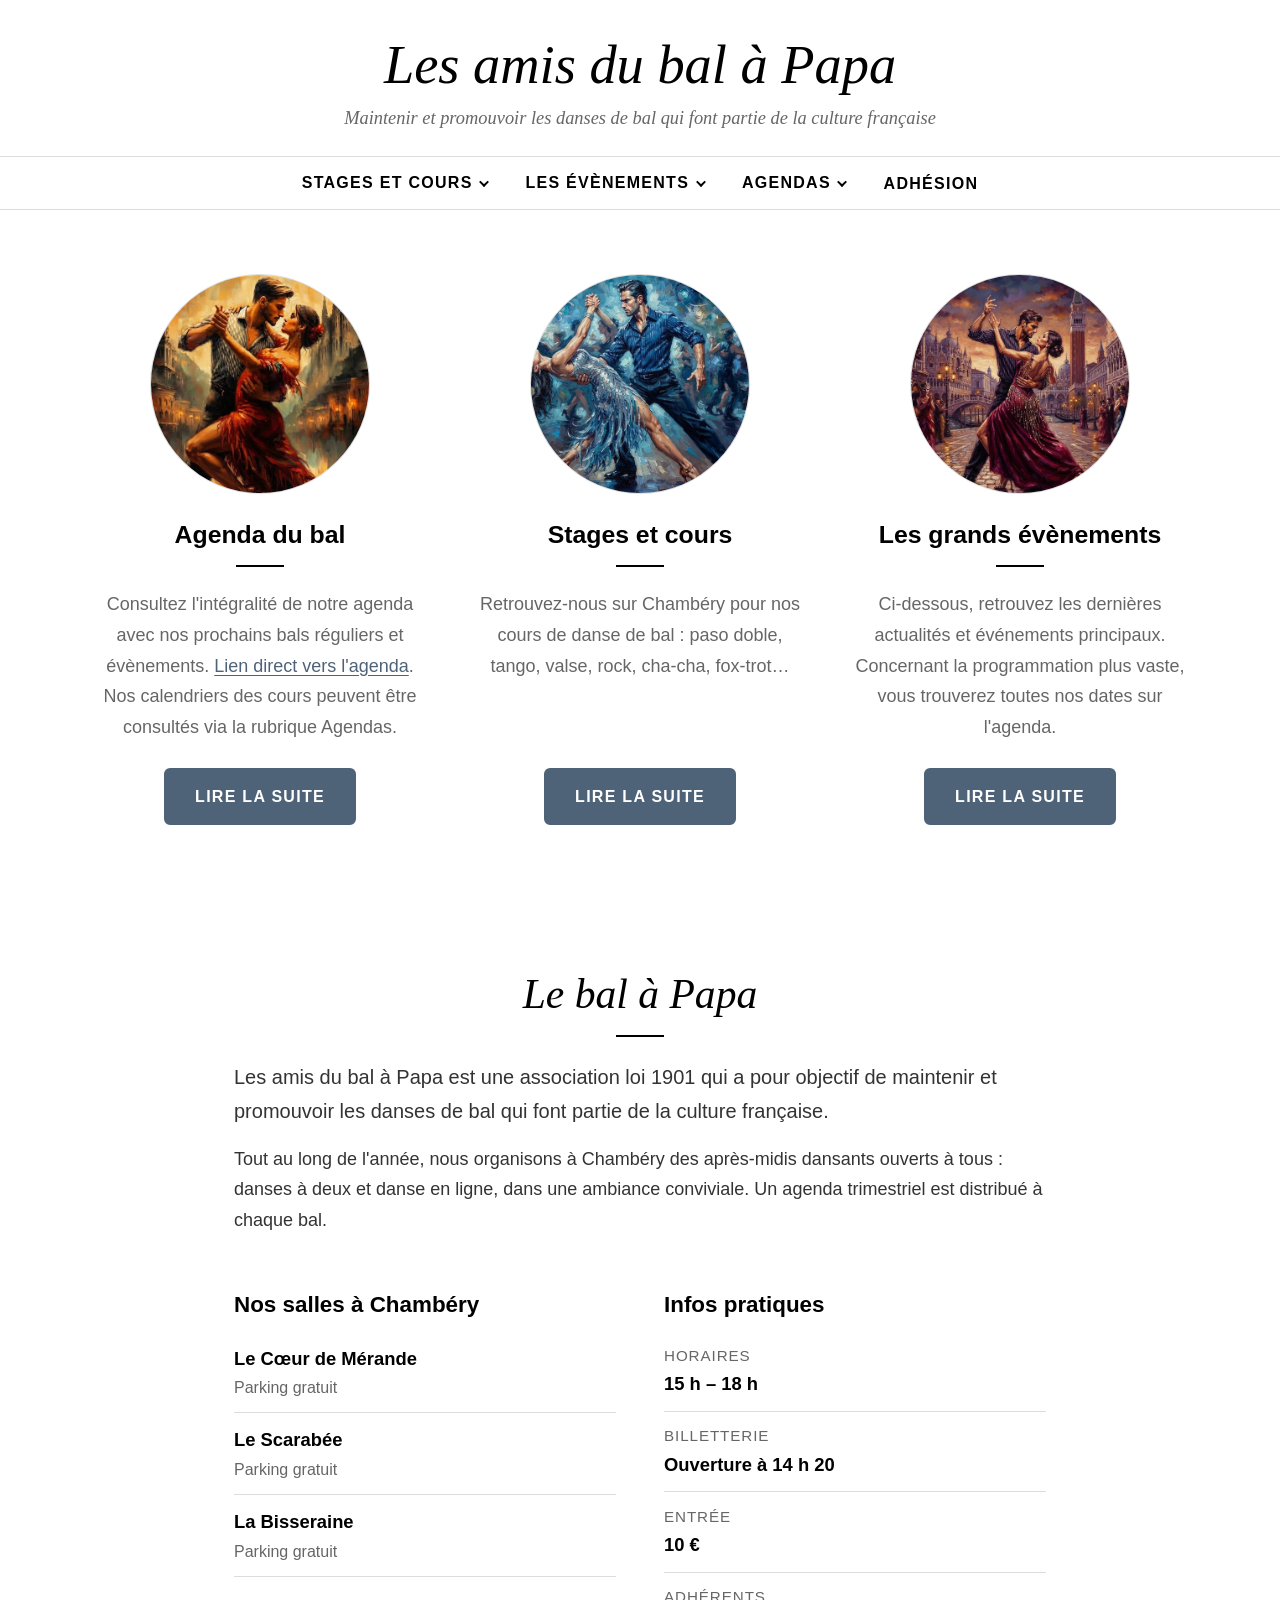
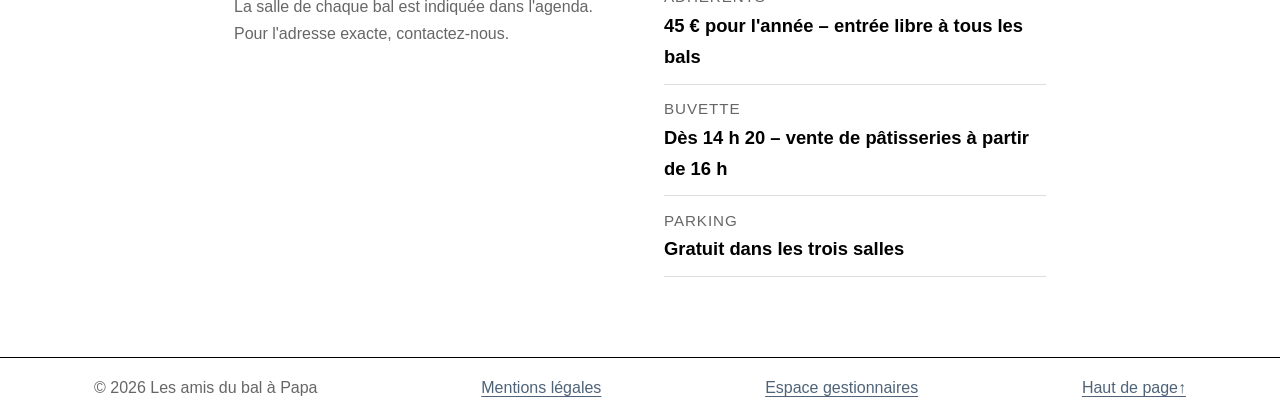
<file: index.html>
<!DOCTYPE html>
<html lang="fr">
<head>
  <meta charset="UTF-8">
  <meta name="viewport" content="width=device-width, initial-scale=1">
  <title>Les amis du bal à Papa – Danses de bal à Chambéry</title>
  <meta name="description" content="Les amis du bal à Papa : maintenir et promouvoir les danses de bal qui font partie de la culture française. Bals, stages et cours à Chambéry.">
  <meta name="theme-color" content="#ffffff">
  <link rel="stylesheet" href="style.css">
  <script src="config.js" defer></script>
  <script src="script.js" defer></script>
</head>
<body>

  <a class="skip-link" href="#contenu">Aller directement au contenu</a>

  <!-- ================= EN-TÊTE ================= -->
  <header class="site-header" id="haut">
    <div class="container header-top">
      <a class="site-title" href="index.html" aria-current="page">
        <span class="site-name">Les amis du bal à Papa</span>
        <span class="site-tagline">Maintenir et promouvoir les danses de bal qui font partie de la culture française</span>
      </a>

      <button type="button" class="menu-toggle" aria-expanded="false" aria-controls="menu-principal">
        <span class="menu-toggle-icon" aria-hidden="true"></span>
        <span>Menu</span>
      </button>
    </div>

    <nav class="main-nav" id="main-nav" aria-label="Menu principal">
      <ul class="container nav-list" id="menu-principal">
        <li class="nav-item">
          <button type="button" class="nav-link has-sub" aria-expanded="false" aria-controls="sub-stages">Stages et cours</button>
          <ul class="sub-menu" id="sub-stages">
            <li><a href="stages-et-cours.html">Stages et cours</a></li>
            <li><a href="stages-et-cours.html#danses">Nos danses</a></li>
          </ul>
        </li>
        <li class="nav-item">
          <button type="button" class="nav-link has-sub" aria-expanded="false" aria-controls="sub-evenements">Les évènements</button>
          <ul class="sub-menu" id="sub-evenements">
            <li><a href="evenements.html">Les grands évènements</a></li>
            <li><a href="evenements.html#prochain-bal">Le prochain bal</a></li>
          </ul>
        </li>
        <li class="nav-item">
          <button type="button" class="nav-link has-sub" aria-expanded="false" aria-controls="sub-agendas">Agendas</button>
          <ul class="sub-menu" id="sub-agendas">
            <li><a href="agenda.html">Agenda du bal</a></li>
            <li><a href="agenda.html#agenda-liste">Liste des dates</a></li>
          </ul>
        </li>
        <li class="nav-item">
          <a class="nav-link" href="adhesion.html">Adhésion</a>
        </li>
      </ul>
    </nav>
  </header>

  <!-- Bandeau d'annonce (géré depuis l'espace gestionnaires) -->
  <div class="annonce" id="annonce" role="status" hidden>
    <p class="container" id="annonce-texte"></p>
  </div>

  <main id="contenu" tabindex="-1">

    <section id="accueil" class="section section-home" aria-labelledby="titre-accueil">
      <h1 class="visually-hidden" id="titre-accueil">Accueil – Les amis du bal à Papa</h1>
      <div class="container">
        <ul class="cards">
          <li class="card">
            <img class="card-img" src="images/rond-agenda.jpg" alt="" width="480" height="480">
            <h2 class="card-title">Agenda du bal</h2>
            <span class="separator" aria-hidden="true"></span>
            <p>
              Consultez l'intégralité de notre agenda avec nos prochains bals réguliers et évènements.
              <a href="agenda.html">Lien direct vers l'agenda</a>.
              Nos calendriers des cours peuvent être consultés via la rubrique Agendas.
            </p>
            <a class="btn" href="agenda.html">Lire la suite <span class="visually-hidden">: agenda du bal</span></a>
          </li>

          <li class="card">
            <img class="card-img" src="images/rond-stages.jpg" alt="" width="480" height="480">
            <h2 class="card-title">Stages et cours</h2>
            <span class="separator" aria-hidden="true"></span>
            <p>
              Retrouvez-nous sur Chambéry pour nos cours de danse de bal&nbsp;:
              paso doble, tango, valse, rock, cha-cha, fox-trot…
            </p>
            <a class="btn" href="stages-et-cours.html">Lire la suite <span class="visually-hidden">: stages et cours</span></a>
          </li>

          <li class="card">
            <img class="card-img" src="images/rond-evenements.jpg" alt="" width="480" height="480">
            <h2 class="card-title">Les grands évènements</h2>
            <span class="separator" aria-hidden="true"></span>
            <p>
              Ci-dessous, retrouvez les dernières actualités et événements principaux.
              Concernant la programmation plus vaste, vous trouverez toutes nos dates sur l'agenda.
            </p>
            <a class="btn" href="evenements.html">Lire la suite <span class="visually-hidden">: les grands évènements</span></a>
          </li>
        </ul>
      </div>
    </section>

    <section id="association" class="section" aria-labelledby="titre-association">
      <div class="container container-narrow">
        <h2 class="section-title" id="titre-association">Le bal à Papa</h2>
        <span class="separator separator-center" aria-hidden="true"></span>
        <p class="lead">
          Les amis du bal à Papa est une association loi 1901 qui a pour objectif de
          maintenir et promouvoir les danses de bal qui font partie de la culture française.
        </p>
        <p>
          Tout au long de l'année, nous organisons à Chambéry des après-midis dansants ouverts à tous&nbsp;:
          danses à deux et danse en ligne, dans une ambiance conviviale.
          Un agenda trimestriel est distribué à chaque bal.
        </p>

        <div class="two-cols">
          <div id="salles">
            <h3>Nos salles à Chambéry</h3>
            <!-- Contenu géré depuis l'espace gestionnaires (data/infos.json) -->
            <ul class="plain-list" id="salles-liste">
              <li><strong>Le Cœur de Mérande</strong><span class="salle-info">Parking gratuit</span></li>
              <li><strong>Le Scarabée</strong><span class="salle-info">Parking gratuit</span></li>
              <li><strong>La Bisseraine</strong><span class="salle-info">Parking gratuit</span></li>
            </ul>
            <p class="note">La salle de chaque bal est indiquée dans l'agenda.
              Pour l'adresse exacte, contactez-nous.</p>
          </div>

          <div id="infos-pratiques">
            <h3>Infos pratiques</h3>
            <!-- Contenu géré depuis l'espace gestionnaires (data/infos.json) -->
            <dl class="infos" id="infos-liste">
              <div><dt>Horaires</dt><dd>15&nbsp;h – 18&nbsp;h</dd></div>
              <div><dt>Billetterie</dt><dd>Ouverture à 14&nbsp;h&nbsp;20</dd></div>
              <div><dt>Entrée</dt><dd>10&nbsp;€</dd></div>
              <div><dt>Adhérents</dt><dd>45&nbsp;€ pour l'année – entrée libre à tous les bals</dd></div>
              <div><dt>Buvette</dt><dd>Dès 14&nbsp;h&nbsp;20 – pâtisseries à partir de 16&nbsp;h</dd></div>
              <div><dt>Parking</dt><dd>Gratuit dans les trois salles</dd></div>
            </dl>
          </div>
        </div>
      </div>
    </section>

  </main>

  <!-- ================= PIED DE PAGE ================= -->
  <footer class="site-footer">
    <div class="container footer-bottom">
      <p>© <span id="annee">2026</span> Les amis du bal à Papa</p>
      <a href="mentions-legales.html">Mentions légales</a>
      <a href="admin.html">Espace gestionnaires</a>
      <a href="#haut">Haut de page <span aria-hidden="true">↑</span></a>
    </div>
  </footer>

</body>
</html>
</file>
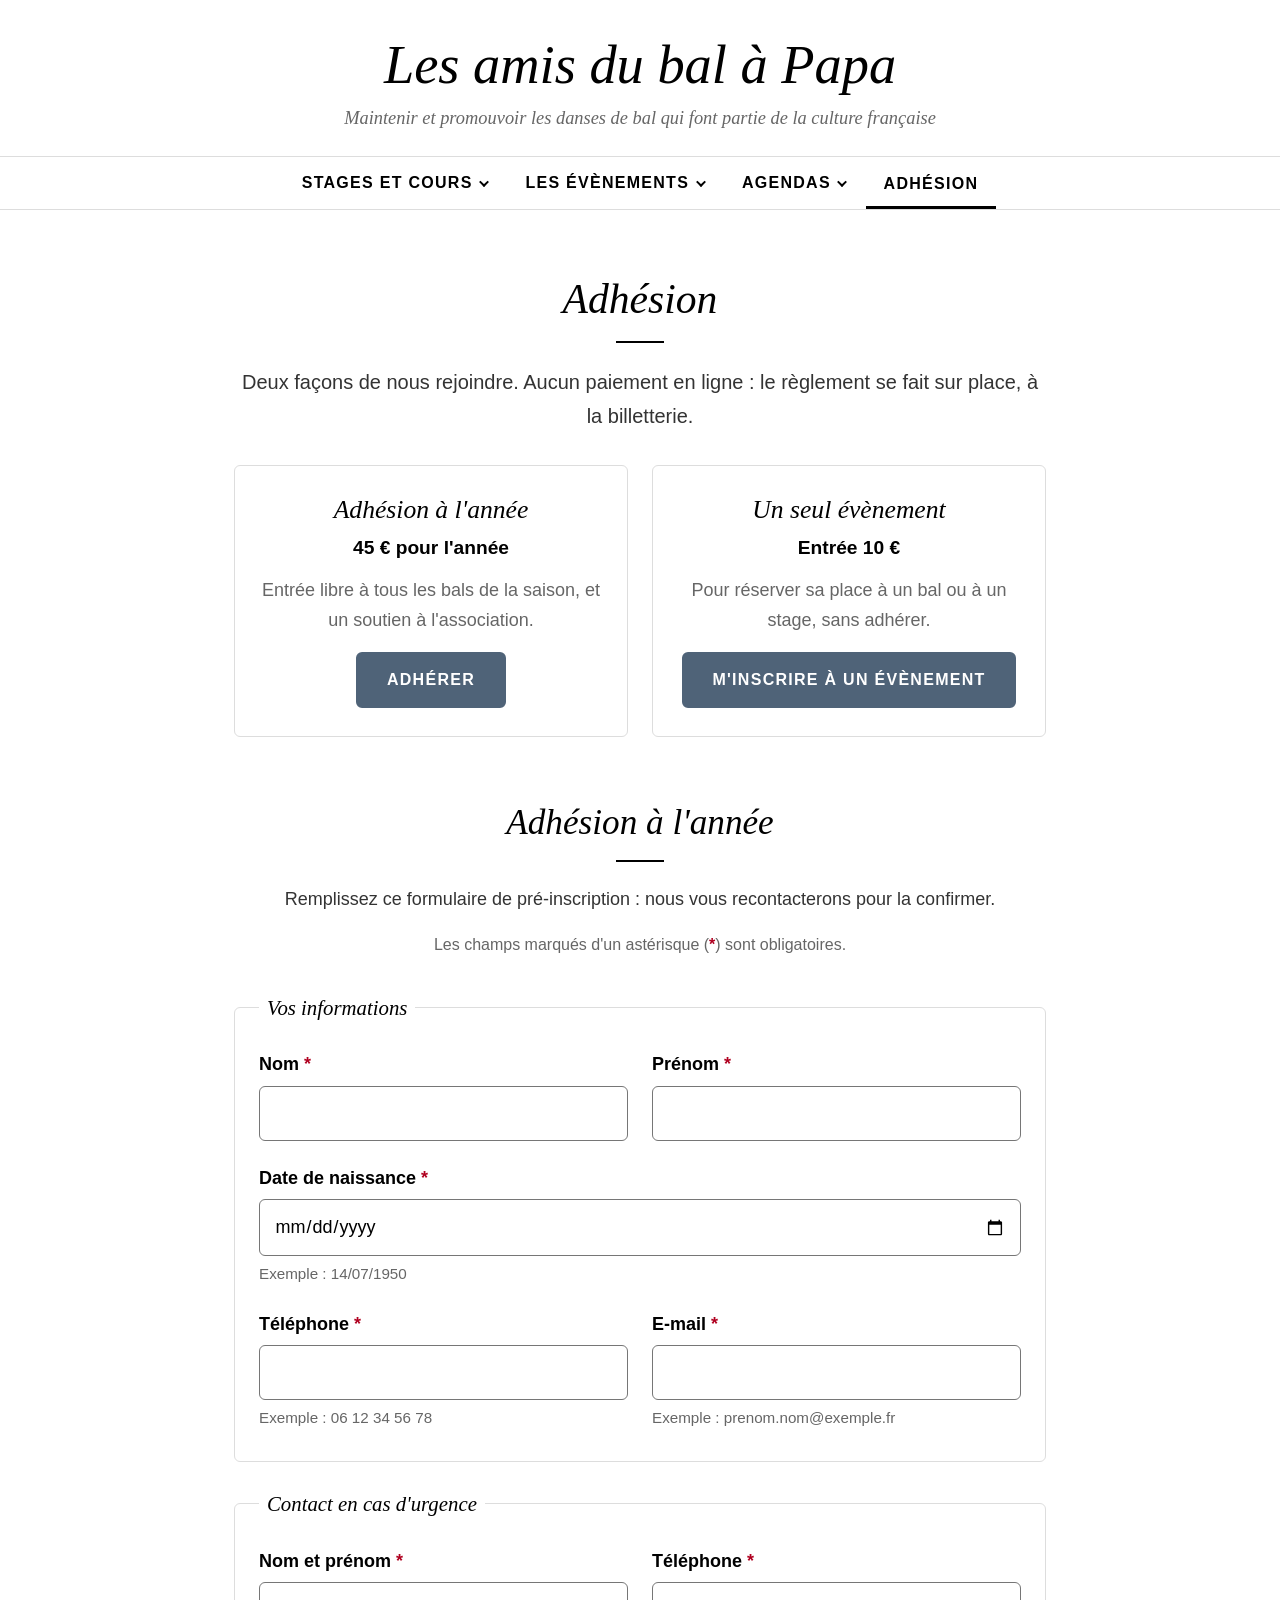
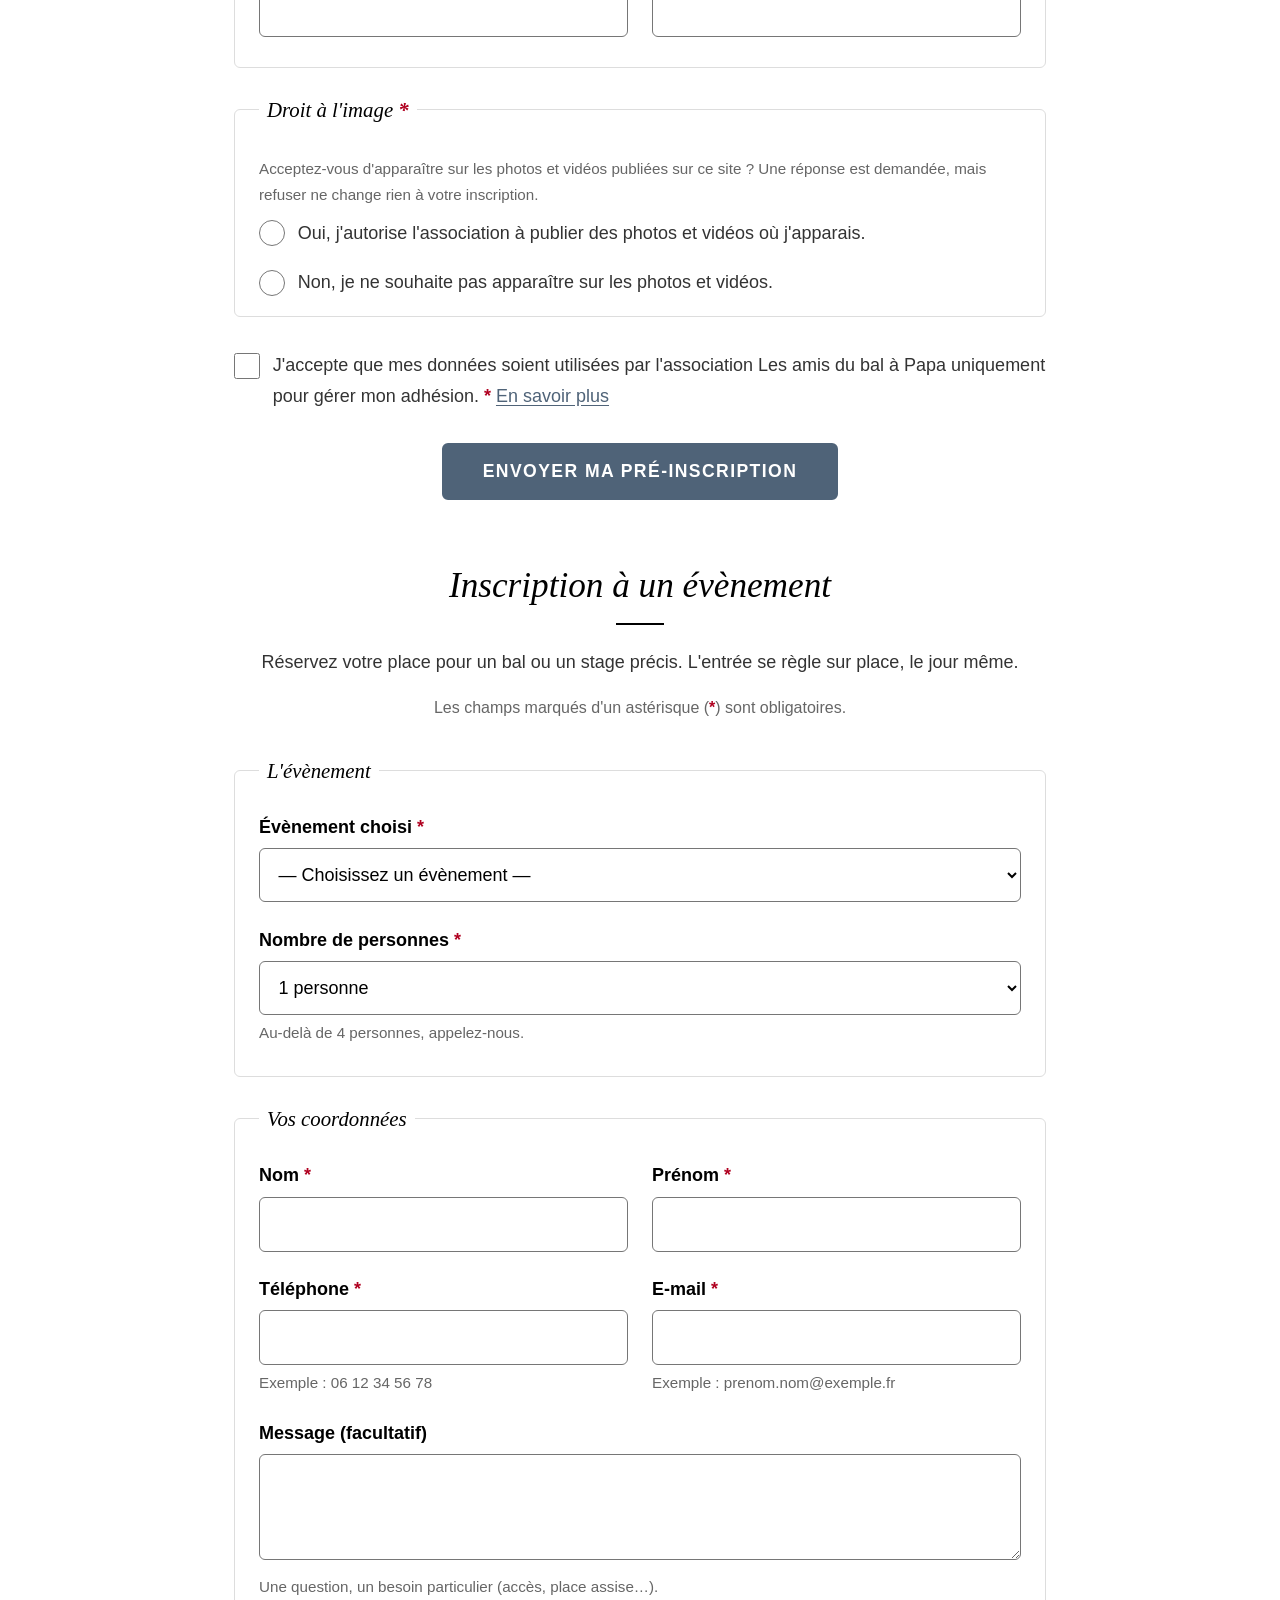
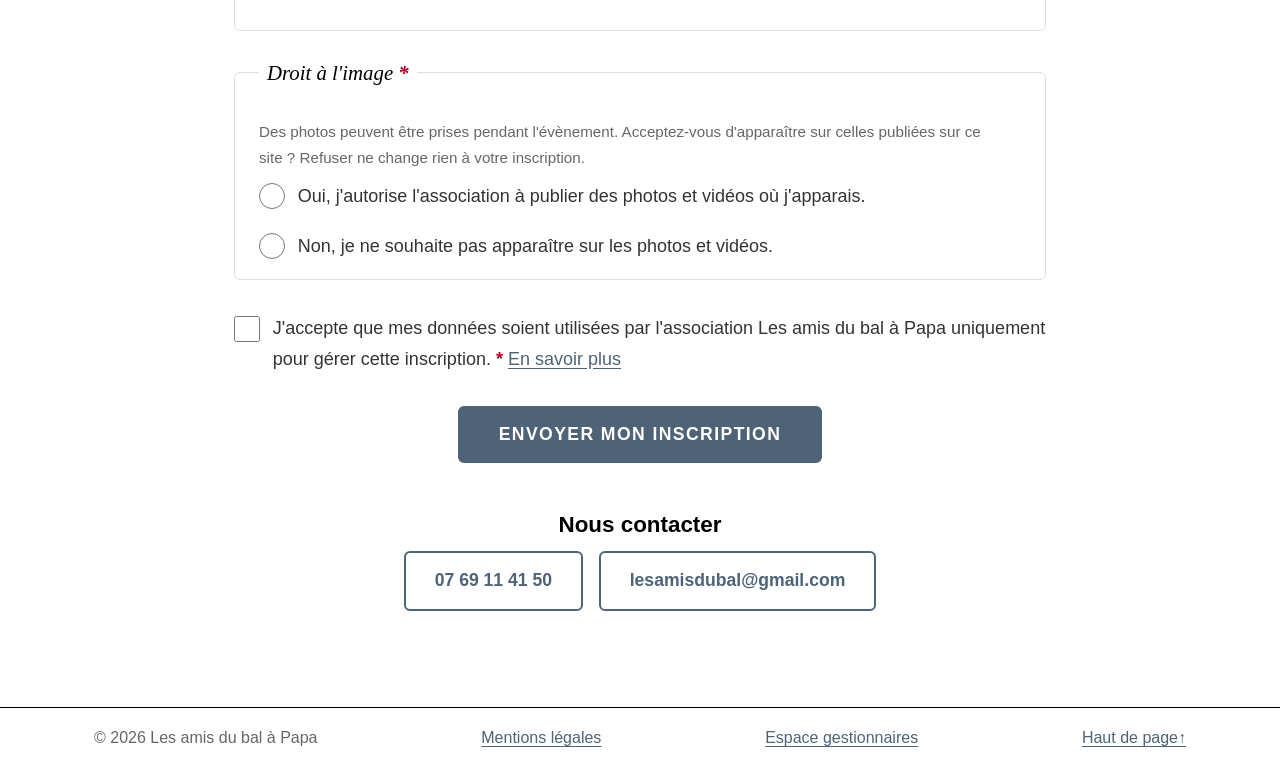
<file: adhesion.html>
<!DOCTYPE html>
<html lang="fr">
<head>
  <meta charset="UTF-8">
  <meta name="viewport" content="width=device-width, initial-scale=1">
  <title>Adhésion – Les amis du bal à Papa</title>
  <meta name="description" content="Adhérer aux Amis du bal à Papa : formulaire de pré-inscription, règlement sur place.">
  <meta name="theme-color" content="#ffffff">
  <link rel="stylesheet" href="style.css">
  <script src="config.js" defer></script>
  <script src="lib/supabase-2.117.2.js" defer></script>
  <script src="script.js" defer></script>
</head>
<body>

  <a class="skip-link" href="#contenu">Aller directement au contenu</a>

  <!-- ================= EN-TÊTE ================= -->
  <header class="site-header" id="haut">
    <div class="container header-top">
      <a class="site-title" href="index.html">
        <span class="site-name">Les amis du bal à Papa</span>
        <span class="site-tagline">Maintenir et promouvoir les danses de bal qui font partie de la culture française</span>
      </a>

      <button type="button" class="menu-toggle" aria-expanded="false" aria-controls="menu-principal">
        <span class="menu-toggle-icon" aria-hidden="true"></span>
        <span>Menu</span>
      </button>
    </div>

    <nav class="main-nav" id="main-nav" aria-label="Menu principal">
      <ul class="container nav-list" id="menu-principal">
        <li class="nav-item">
          <button type="button" class="nav-link has-sub" aria-expanded="false" aria-controls="sub-stages">Stages et cours</button>
          <ul class="sub-menu" id="sub-stages">
            <li><a href="stages-et-cours.html">Stages et cours</a></li>
            <li><a href="stages-et-cours.html#danses">Nos danses</a></li>
          </ul>
        </li>
        <li class="nav-item">
          <button type="button" class="nav-link has-sub" aria-expanded="false" aria-controls="sub-evenements">Les évènements</button>
          <ul class="sub-menu" id="sub-evenements">
            <li><a href="evenements.html">Les grands évènements</a></li>
            <li><a href="evenements.html#prochain-bal">Le prochain bal</a></li>
          </ul>
        </li>
        <li class="nav-item">
          <button type="button" class="nav-link has-sub" aria-expanded="false" aria-controls="sub-agendas">Agendas</button>
          <ul class="sub-menu" id="sub-agendas">
            <li><a href="agenda.html">Agenda du bal</a></li>
            <li><a href="agenda.html#agenda-liste">Liste des dates</a></li>
          </ul>
        </li>
        <li class="nav-item is-current">
          <a class="nav-link" href="adhesion.html" aria-current="page">Adhésion</a>
        </li>
      </ul>
    </nav>
  </header>

  <!-- Bandeau d'annonce (géré depuis l'espace gestionnaires) -->
  <div class="annonce" id="annonce" role="status" hidden>
    <p class="container" id="annonce-texte"></p>
  </div>

  <main id="contenu" tabindex="-1">

    <section id="adhesion" class="section" aria-labelledby="titre-adhesion">
      <div class="container container-narrow">
        <h1 class="section-title" id="titre-adhesion">Adhésion</h1>
        <span class="separator separator-center" aria-hidden="true"></span>
        <p class="lead center">Deux façons de nous rejoindre. Aucun paiement en ligne&nbsp;: le règlement se fait sur place, à la billetterie.</p>

        <noscript><p class="form-summary">Les formulaires ont besoin de JavaScript. Vous pouvez aussi vous inscrire par téléphone au 07 69 11 41 50.</p></noscript>

        <ul class="choices">
          <li class="choice-card">
            <h2>Adhésion à l'année</h2>
            <p class="choice-price">45&nbsp;€ pour l'année</p>
            <p>Entrée libre à tous les bals de la saison, et un soutien à l'association.</p>
            <a class="btn" href="#adhesion-annuelle">Adhérer</a>
          </li>
          <li class="choice-card">
            <h2>Un seul évènement</h2>
            <p class="choice-price">Entrée 10&nbsp;€</p>
            <p>Pour réserver sa place à un bal ou à un stage, sans adhérer.</p>
            <a class="btn" href="#inscription-evenement">M'inscrire à un évènement</a>
          </li>
        </ul>

        <h2 class="form-title" id="adhesion-annuelle">Adhésion à l'année</h2>
        <span class="separator separator-center" aria-hidden="true"></span>
        <p class="center">Remplissez ce formulaire de pré-inscription&nbsp;: nous vous recontacterons pour la confirmer.</p>
        <p class="note center">Les champs marqués d'un astérisque (<span class="req" aria-hidden="true">*</span>) sont obligatoires.</p>

        <div class="form-summary" id="form-summary" role="alert" tabindex="-1" hidden></div>
        <div class="form-success" id="form-success" role="status" tabindex="-1" hidden></div>

        <!-- Les inscriptions sont enregistrées dans la base de l'association (voir config.js) -->
        <form id="form-inscription" class="form" method="post" novalidate>
          <p class="visually-hidden" aria-hidden="true">
            <label>Ne pas remplir <input type="text" name="_gotcha" tabindex="-1" autocomplete="off"></label>
          </p>

          <fieldset>
            <legend>Vos informations</legend>
            <div class="field-row">
              <div class="field">
                <label for="nom">Nom <span class="req" aria-hidden="true">*</span></label>
                <input type="text" id="nom" name="nom" autocomplete="family-name" required aria-describedby="nom-err">
                <p class="field-error" id="nom-err" hidden>Indiquez votre nom.</p>
              </div>
              <div class="field">
                <label for="prenom">Prénom <span class="req" aria-hidden="true">*</span></label>
                <input type="text" id="prenom" name="prenom" autocomplete="given-name" required aria-describedby="prenom-err">
                <p class="field-error" id="prenom-err" hidden>Indiquez votre prénom.</p>
              </div>
            </div>

            <div class="field">
              <label for="naissance">Date de naissance <span class="req" aria-hidden="true">*</span></label>
              <input type="date" id="naissance" name="date_naissance" autocomplete="bday" required min="1915-01-01" aria-describedby="naissance-aide naissance-err">
              <p class="field-help" id="naissance-aide">Exemple&nbsp;: 14/07/1950</p>
              <p class="field-error" id="naissance-err" hidden>Indiquez votre date de naissance.</p>
            </div>

            <div class="field-row">
              <div class="field">
                <label for="tel">Téléphone <span class="req" aria-hidden="true">*</span></label>
                <input type="tel" id="tel" name="telephone" autocomplete="tel" inputmode="tel" required pattern="[0-9 +().\-]{10,20}" aria-describedby="tel-aide tel-err">
                <p class="field-help" id="tel-aide">Exemple&nbsp;: 06 12 34 56 78</p>
                <p class="field-error" id="tel-err" hidden>Indiquez un numéro de téléphone valide (10 chiffres).</p>
              </div>
              <div class="field">
                <label for="email">E-mail <span class="req" aria-hidden="true">*</span></label>
                <input type="email" id="email" name="email" autocomplete="email" required aria-describedby="email-aide email-err">
                <p class="field-help" id="email-aide">Exemple&nbsp;: prenom.nom@exemple.fr</p>
                <p class="field-error" id="email-err" hidden>Indiquez une adresse e-mail valide.</p>
              </div>
            </div>
          </fieldset>

          <fieldset>
            <legend>Contact en cas d'urgence</legend>
            <div class="field-row">
              <div class="field">
                <label for="urgence-nom">Nom et prénom <span class="req" aria-hidden="true">*</span></label>
                <input type="text" id="urgence-nom" name="urgence_nom" required aria-describedby="urgence-nom-err">
                <p class="field-error" id="urgence-nom-err" hidden>Indiquez le nom de la personne à prévenir.</p>
              </div>
              <div class="field">
                <label for="urgence-tel">Téléphone <span class="req" aria-hidden="true">*</span></label>
                <input type="tel" id="urgence-tel" name="urgence_telephone" inputmode="tel" required pattern="[0-9 +().\-]{10,20}" aria-describedby="urgence-tel-err">
                <p class="field-error" id="urgence-tel-err" hidden>Indiquez le téléphone de la personne à prévenir.</p>
              </div>
            </div>
          </fieldset>

          <fieldset aria-describedby="image-aide image-err">
            <legend>Droit à l'image <span class="req" aria-hidden="true">*</span></legend>
            <p class="field-help" id="image-aide">
              Acceptez-vous d'apparaître sur les photos et vidéos publiées sur ce site&nbsp;?
              Une réponse est demandée, mais refuser ne change rien à votre inscription.
            </p>
            <label class="choice">
              <input type="radio" name="droit_image" value="J'autorise" required>
              <span>Oui, j'autorise l'association à publier des photos et vidéos où j'apparais.</span>
            </label>
            <label class="choice">
              <input type="radio" name="droit_image" value="Je refuse">
              <span>Non, je ne souhaite pas apparaître sur les photos et vidéos.</span>
            </label>
            <p class="field-error" id="image-err" hidden>Merci de choisir une réponse concernant le droit à l'image.</p>
          </fieldset>

          <div class="field">
            <label class="choice">
              <input type="checkbox" id="rgpd" name="consentement_rgpd" value="Oui" required aria-describedby="rgpd-err">
              <span>
                J'accepte que mes données soient utilisées par l'association Les amis du bal à Papa
                uniquement pour gérer mon adhésion. <span class="req" aria-hidden="true">*</span>
                <a href="mentions-legales.html#donnees-personnelles">En savoir plus</a>
              </span>
            </label>
            <p class="field-error" id="rgpd-err" hidden>Vous devez accepter l'utilisation de vos données pour envoyer le formulaire.</p>
          </div>

          <p class="center">
            <button type="submit" class="btn btn-large" id="form-submit">Envoyer ma pré-inscription</button>
          </p>
        </form>

        <!-- ===== Inscription à un seul évènement ===== -->
        <h2 class="form-title" id="inscription-evenement">Inscription à un évènement</h2>
        <span class="separator separator-center" aria-hidden="true"></span>
        <p class="center">Réservez votre place pour un bal ou un stage précis. L'entrée se règle sur place, le jour même.</p>
        <p class="note center">Les champs marqués d'un astérisque (<span class="req" aria-hidden="true">*</span>) sont obligatoires.</p>

        <div class="form-summary" id="ev-summary" role="alert" tabindex="-1" hidden></div>
        <div class="form-success" id="ev-success" role="status" tabindex="-1" hidden></div>

        <form id="form-evenement" class="form" method="post" novalidate>
          <p class="visually-hidden" aria-hidden="true">
            <label>Ne pas remplir <input type="text" name="_gotcha" tabindex="-1" autocomplete="off"></label>
          </p>

          <fieldset>
            <legend>L'évènement</legend>
            <div class="field">
              <label for="ev-choix">Évènement choisi <span class="req" aria-hidden="true">*</span></label>
              <!-- La liste est remplie automatiquement avec les évènements à venir de l'agenda -->
              <select id="ev-choix" name="evenement" required aria-describedby="ev-choix-err">
                <option value="">— Choisissez un évènement —</option>
              </select>
              <p class="field-error" id="ev-choix-err" hidden>Choisissez l'évènement auquel vous voulez participer.</p>
            </div>
            <div class="field">
              <label for="ev-places">Nombre de personnes <span class="req" aria-hidden="true">*</span></label>
              <select id="ev-places" name="nombre_personnes" required aria-describedby="ev-places-aide">
                <option value="1">1 personne</option>
                <option value="2">2 personnes</option>
                <option value="3">3 personnes</option>
                <option value="4">4 personnes</option>
              </select>
              <p class="field-help" id="ev-places-aide">Au-delà de 4 personnes, appelez-nous.</p>
            </div>
          </fieldset>

          <fieldset>
            <legend>Vos coordonnées</legend>
            <div class="field-row">
              <div class="field">
                <label for="ev-nom">Nom <span class="req" aria-hidden="true">*</span></label>
                <input type="text" id="ev-nom" name="nom" autocomplete="family-name" required aria-describedby="ev-nom-err">
                <p class="field-error" id="ev-nom-err" hidden>Indiquez votre nom.</p>
              </div>
              <div class="field">
                <label for="ev-prenom">Prénom <span class="req" aria-hidden="true">*</span></label>
                <input type="text" id="ev-prenom" name="prenom" autocomplete="given-name" required aria-describedby="ev-prenom-err">
                <p class="field-error" id="ev-prenom-err" hidden>Indiquez votre prénom.</p>
              </div>
            </div>
            <div class="field-row">
              <div class="field">
                <label for="ev-tel">Téléphone <span class="req" aria-hidden="true">*</span></label>
                <input type="tel" id="ev-tel" name="telephone" autocomplete="tel" inputmode="tel" required pattern="[0-9 +().\-]{10,20}" aria-describedby="ev-tel-aide ev-tel-err">
                <p class="field-help" id="ev-tel-aide">Exemple&nbsp;: 06 12 34 56 78</p>
                <p class="field-error" id="ev-tel-err" hidden>Indiquez un numéro de téléphone valide (10 chiffres).</p>
              </div>
              <div class="field">
                <label for="ev-email">E-mail <span class="req" aria-hidden="true">*</span></label>
                <input type="email" id="ev-email" name="email" autocomplete="email" required aria-describedby="ev-email-aide ev-email-err">
                <p class="field-help" id="ev-email-aide">Exemple&nbsp;: prenom.nom@exemple.fr</p>
                <p class="field-error" id="ev-email-err" hidden>Indiquez une adresse e-mail valide.</p>
              </div>
            </div>
            <div class="field">
              <label for="ev-message">Message (facultatif)</label>
              <textarea id="ev-message" name="message" rows="3" aria-describedby="ev-message-aide"></textarea>
              <p class="field-help" id="ev-message-aide">Une question, un besoin particulier (accès, place assise…).</p>
            </div>
          </fieldset>

          <fieldset aria-describedby="ev-image-aide ev-image-err">
            <legend>Droit à l'image <span class="req" aria-hidden="true">*</span></legend>
            <p class="field-help" id="ev-image-aide">
              Des photos peuvent être prises pendant l'évènement. Acceptez-vous d'apparaître sur celles publiées sur ce site&nbsp;?
              Refuser ne change rien à votre inscription.
            </p>
            <label class="choice">
              <input type="radio" name="droit_image" value="J'autorise" required>
              <span>Oui, j'autorise l'association à publier des photos et vidéos où j'apparais.</span>
            </label>
            <label class="choice">
              <input type="radio" name="droit_image" value="Je refuse">
              <span>Non, je ne souhaite pas apparaître sur les photos et vidéos.</span>
            </label>
            <p class="field-error" id="ev-image-err" hidden>Merci de choisir une réponse concernant le droit à l'image.</p>
          </fieldset>

          <div class="field">
            <label class="choice">
              <input type="checkbox" id="ev-rgpd" name="consentement_rgpd" value="Oui" required aria-describedby="ev-rgpd-err">
              <span>
                J'accepte que mes données soient utilisées par l'association Les amis du bal à Papa
                uniquement pour gérer cette inscription. <span class="req" aria-hidden="true">*</span>
                <a href="mentions-legales.html#donnees-personnelles">En savoir plus</a>
              </span>
            </label>
            <p class="field-error" id="ev-rgpd-err" hidden>Vous devez accepter l'utilisation de vos données pour envoyer le formulaire.</p>
          </div>

          <p class="center">
            <button type="submit" class="btn btn-large" id="ev-submit">Envoyer mon inscription</button>
          </p>
        </form>

        <div class="contact">
          <h3 class="center">Nous contacter</h3>
          <p class="center contact-links">
            <a class="btn btn-outline" href="tel:+33769114150">07&nbsp;69&nbsp;11&nbsp;41&nbsp;50</a>
            <a class="btn btn-outline" href="mailto:lesamisdubal@gmail.com">lesamisdubal@gmail.com</a>
          </p>
        </div>
      </div>
    </section>

  </main>

  <!-- ================= PIED DE PAGE ================= -->
  <footer class="site-footer">
    <div class="container footer-bottom">
      <p>© <span id="annee">2026</span> Les amis du bal à Papa</p>
      <a href="mentions-legales.html">Mentions légales</a>
      <a href="admin.html">Espace gestionnaires</a>
      <a href="#haut">Haut de page <span aria-hidden="true">↑</span></a>
    </div>
  </footer>

</body>
</html>
</file>
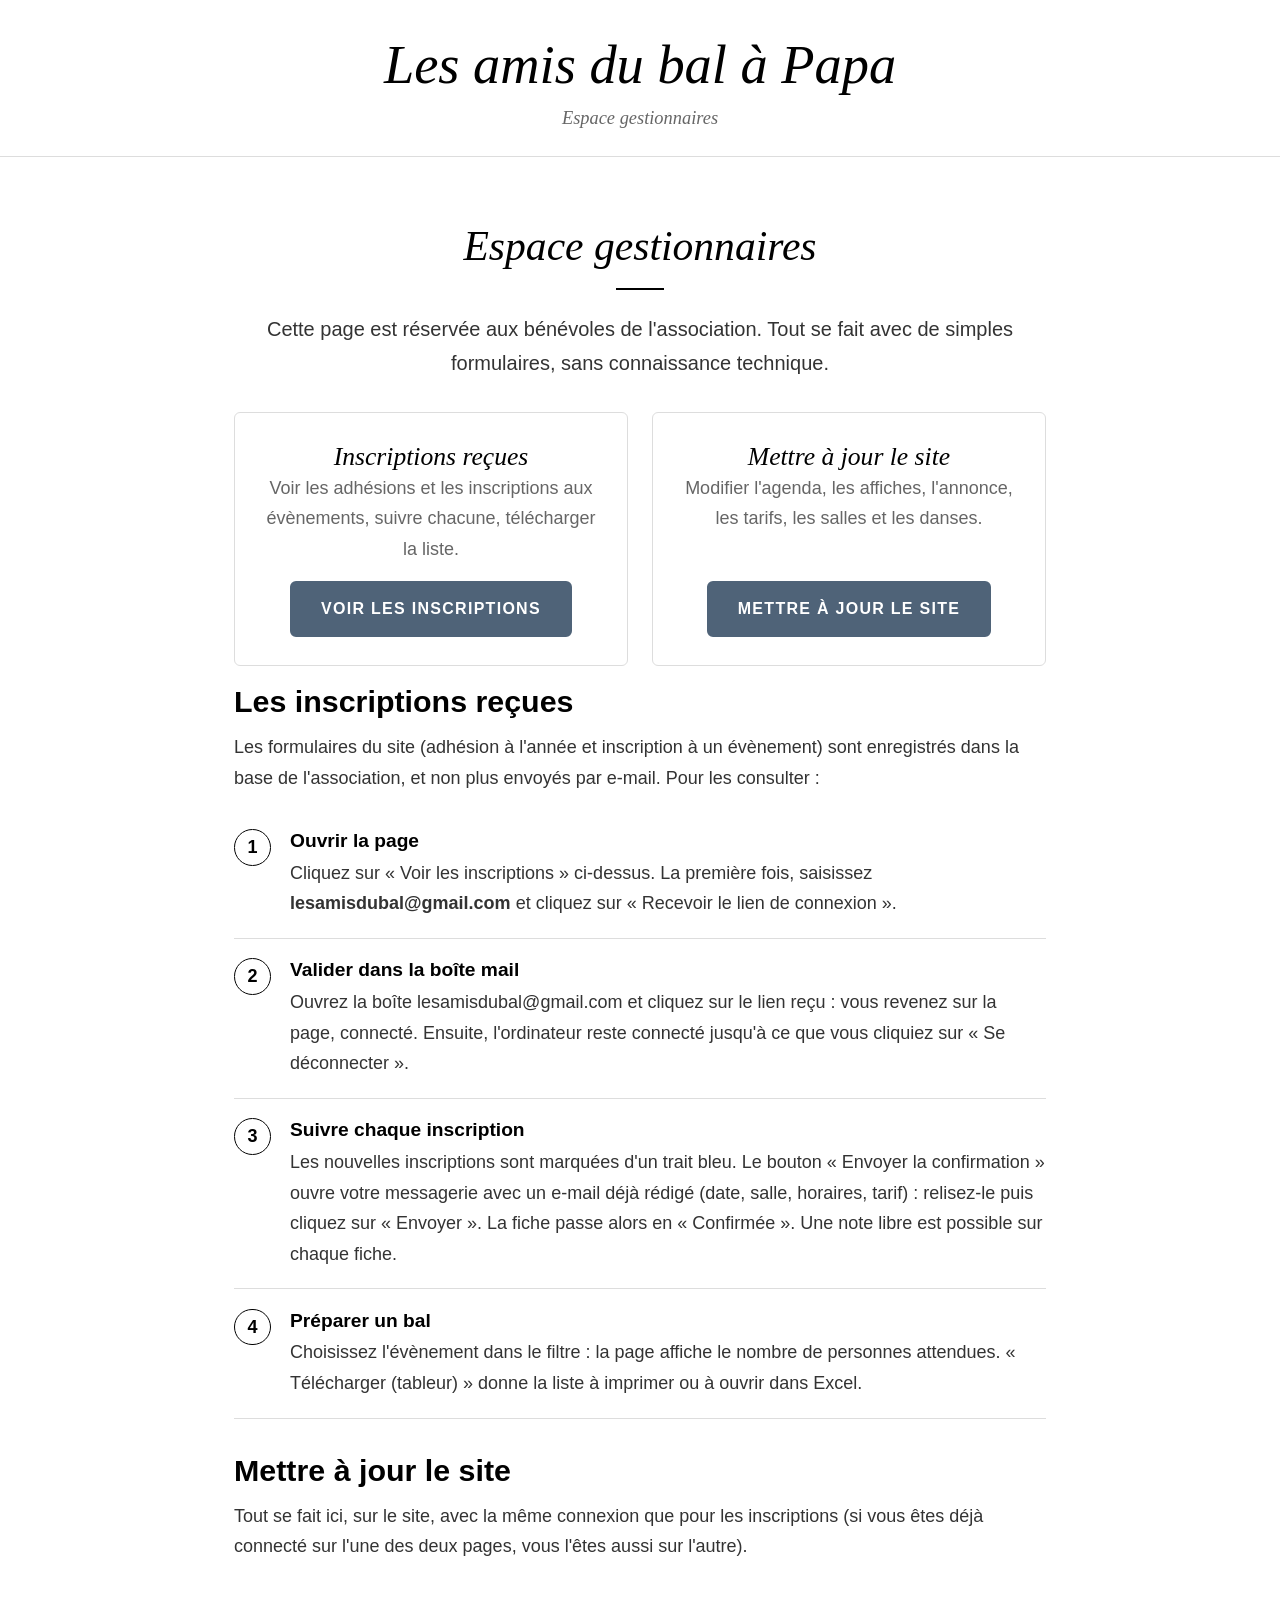
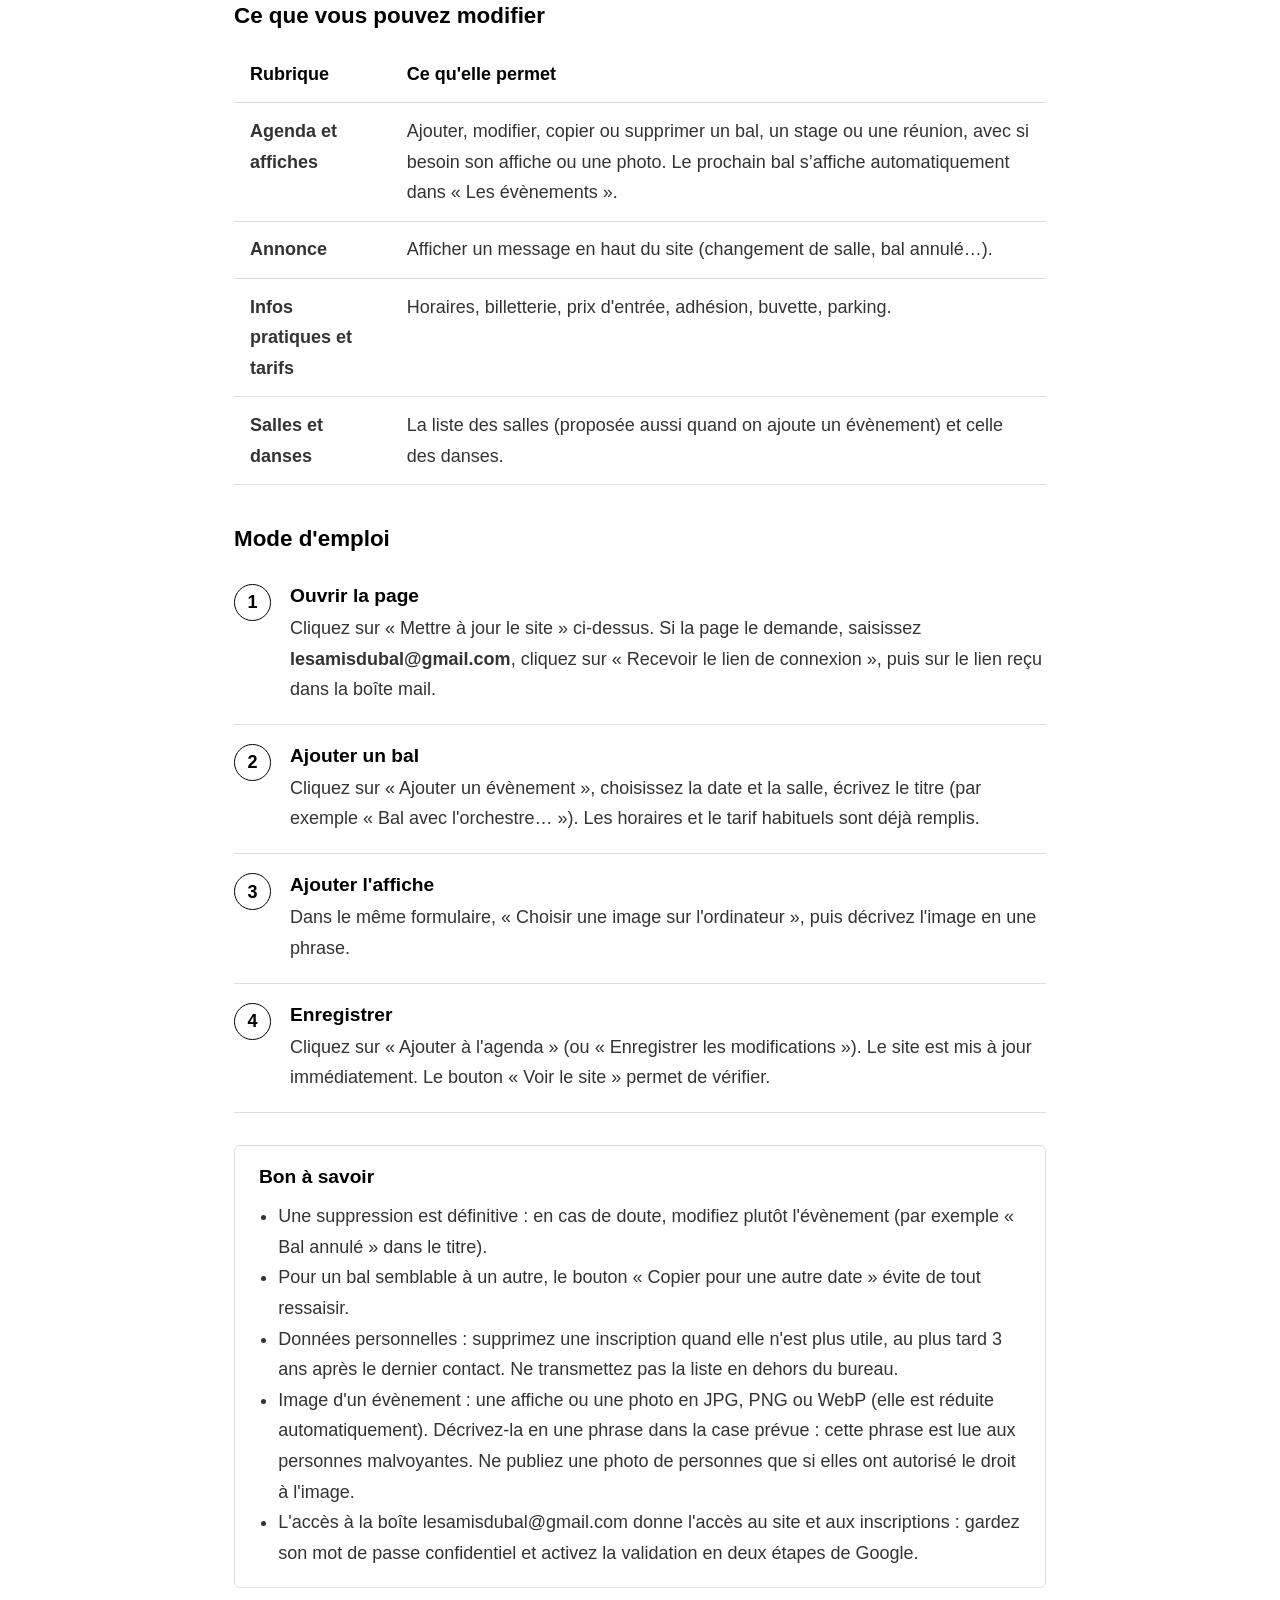
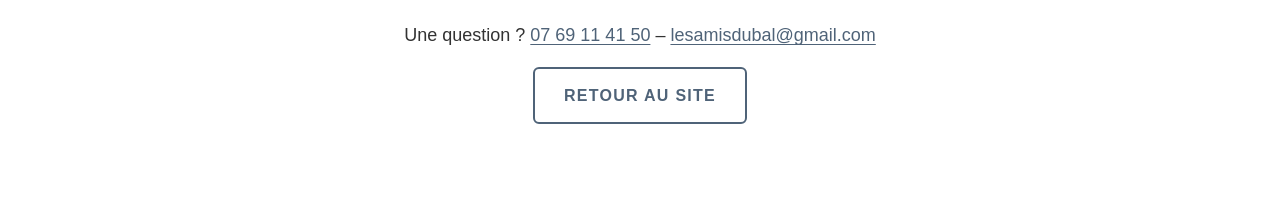
<file: admin.html>
<!DOCTYPE html>
<html lang="fr">
<head>
  <meta charset="UTF-8">
  <meta name="viewport" content="width=device-width, initial-scale=1">
  <meta name="robots" content="noindex, nofollow">
  <title>Espace gestionnaires – Les amis du bal à Papa</title>
  <link rel="stylesheet" href="style.css">
</head>
<body>
  <a class="skip-link" href="#contenu">Aller directement au contenu</a>

  <header class="site-header">
    <div class="container header-top">
      <a class="site-title" href="index.html">
        <span class="site-name">Les amis du bal à Papa</span>
        <span class="site-tagline">Espace gestionnaires</span>
      </a>
    </div>
  </header>

  <main id="contenu" tabindex="-1">
    <section class="section">
      <div class="container container-narrow">
        <h1 class="section-title">Espace gestionnaires</h1>
        <span class="separator" aria-hidden="true"></span>
        <p class="lead center">Cette page est réservée aux bénévoles de l'association.
          Tout se fait avec de simples formulaires, sans connaissance technique.</p>

        <ul class="choices">
          <li class="choice-card">
            <h2>Inscriptions reçues</h2>
            <p>Voir les adhésions et les inscriptions aux évènements, suivre chacune, télécharger la liste.</p>
            <a class="btn" href="gestion-inscriptions.html">Voir les inscriptions</a>
          </li>
          <li class="choice-card">
            <h2>Mettre à jour le site</h2>
            <p>Modifier l'agenda, les affiches, l'annonce, les tarifs, les salles et les danses.</p>
            <a class="btn" href="gestion-site.html">Mettre à jour le site</a>
          </li>
        </ul>

        <h2>Les inscriptions reçues</h2>
        <p>Les formulaires du site (adhésion à l'année et inscription à un évènement) sont enregistrés dans la base
          de l'association, et non plus envoyés par e-mail. Pour les consulter&nbsp;:</p>
        <ol class="admin-steps">
          <li><h3>Ouvrir la page</h3>
            <p>Cliquez sur « Voir les inscriptions » ci-dessus. La première fois, saisissez
              <strong>lesamisdubal@gmail.com</strong> et cliquez sur « Recevoir le lien de connexion ».</p></li>
          <li><h3>Valider dans la boîte mail</h3>
            <p>Ouvrez la boîte lesamisdubal@gmail.com et cliquez sur le lien reçu : vous revenez sur la page, connecté.
              Ensuite, l'ordinateur reste connecté jusqu'à ce que vous cliquiez sur « Se déconnecter ».</p></li>
          <li><h3>Suivre chaque inscription</h3>
            <p>Les nouvelles inscriptions sont marquées d'un trait bleu. Le bouton « Envoyer la confirmation »
              ouvre votre messagerie avec un e-mail déjà rédigé (date, salle, horaires, tarif) : relisez-le puis
              cliquez sur « Envoyer ». La fiche passe alors en « Confirmée ». Une note libre est possible sur chaque fiche.</p></li>
          <li><h3>Préparer un bal</h3>
            <p>Choisissez l'évènement dans le filtre : la page affiche le nombre de personnes attendues.
              « Télécharger (tableur) » donne la liste à imprimer ou à ouvrir dans Excel.</p></li>
        </ol>

        <h2>Mettre à jour le site</h2>
        <p>Tout se fait ici, sur le site, avec la même connexion que pour les inscriptions
          (si vous êtes déjà connecté sur l'une des deux pages, vous l'êtes aussi sur l'autre).</p>

        <h3>Ce que vous pouvez modifier</h3>
        <table class="admin-table">
          <thead><tr><th scope="col">Rubrique</th><th scope="col">Ce qu'elle permet</th></tr></thead>
          <tbody>
            <tr><td><strong>Agenda et affiches</strong></td><td>Ajouter, modifier, copier ou supprimer un bal, un stage ou une réunion, avec si besoin son affiche ou une photo. Le prochain bal s’affiche automatiquement dans « Les évènements ».</td></tr>
            <tr><td><strong>Annonce</strong></td><td>Afficher un message en haut du site (changement de salle, bal annulé…).</td></tr>
            <tr><td><strong>Infos pratiques et tarifs</strong></td><td>Horaires, billetterie, prix d'entrée, adhésion, buvette, parking.</td></tr>
            <tr><td><strong>Salles et danses</strong></td><td>La liste des salles (proposée aussi quand on ajoute un évènement) et celle des danses.</td></tr>
          </tbody>
        </table>

        <h3>Mode d'emploi</h3>
        <ol class="admin-steps">
          <li><h3>Ouvrir la page</h3>
            <p>Cliquez sur « Mettre à jour le site » ci-dessus. Si la page le demande, saisissez
              <strong>lesamisdubal@gmail.com</strong>, cliquez sur « Recevoir le lien de connexion »,
              puis sur le lien reçu dans la boîte mail.</p></li>
          <li><h3>Ajouter un bal</h3>
            <p>Cliquez sur « Ajouter un évènement », choisissez la date et la salle, écrivez le titre
              (par exemple « Bal avec l'orchestre… »). Les horaires et le tarif habituels sont déjà remplis.</p></li>
          <li><h3>Ajouter l'affiche</h3>
            <p>Dans le même formulaire, « Choisir une image sur l'ordinateur », puis décrivez l'image en une phrase.</p></li>
          <li><h3>Enregistrer</h3>
            <p>Cliquez sur « Ajouter à l'agenda » (ou « Enregistrer les modifications »).
              Le site est mis à jour immédiatement. Le bouton « Voir le site » permet de vérifier.</p></li>
        </ol>

        <div class="admin-tips">
          <h2 style="font-size:1.2rem;margin-top:0">Bon à savoir</h2>
          <ul>
            <li>Une suppression est définitive : en cas de doute, modifiez plutôt l'évènement (par exemple « Bal annulé » dans le titre).</li>
            <li>Pour un bal semblable à un autre, le bouton « Copier pour une autre date » évite de tout ressaisir.</li>
            <li>Données personnelles : supprimez une inscription quand elle n'est plus utile,
              au plus tard 3 ans après le dernier contact. Ne transmettez pas la liste en dehors du bureau.</li>
            <li>Image d'un évènement : une affiche ou une photo en JPG, PNG ou WebP (elle est réduite automatiquement).
              Décrivez-la en une phrase dans la case prévue : cette phrase est lue aux personnes malvoyantes.
              Ne publiez une photo de personnes que si elles ont autorisé le droit à l'image.</li>
            <li>L'accès à la boîte lesamisdubal@gmail.com donne l'accès au site et aux inscriptions : gardez son mot de passe confidentiel
              et activez la validation en deux étapes de Google.</li>
          </ul>
        </div>

        <p class="center">Une question&nbsp;? <a href="tel:+33769114150">07&nbsp;69&nbsp;11&nbsp;41&nbsp;50</a> –
          <a href="mailto:lesamisdubal@gmail.com">lesamisdubal@gmail.com</a></p>
        <p class="center"><a class="btn btn-outline" href="index.html">Retour au site</a></p>
      </div>
    </section>
  </main>
</body>
</html>
</file>
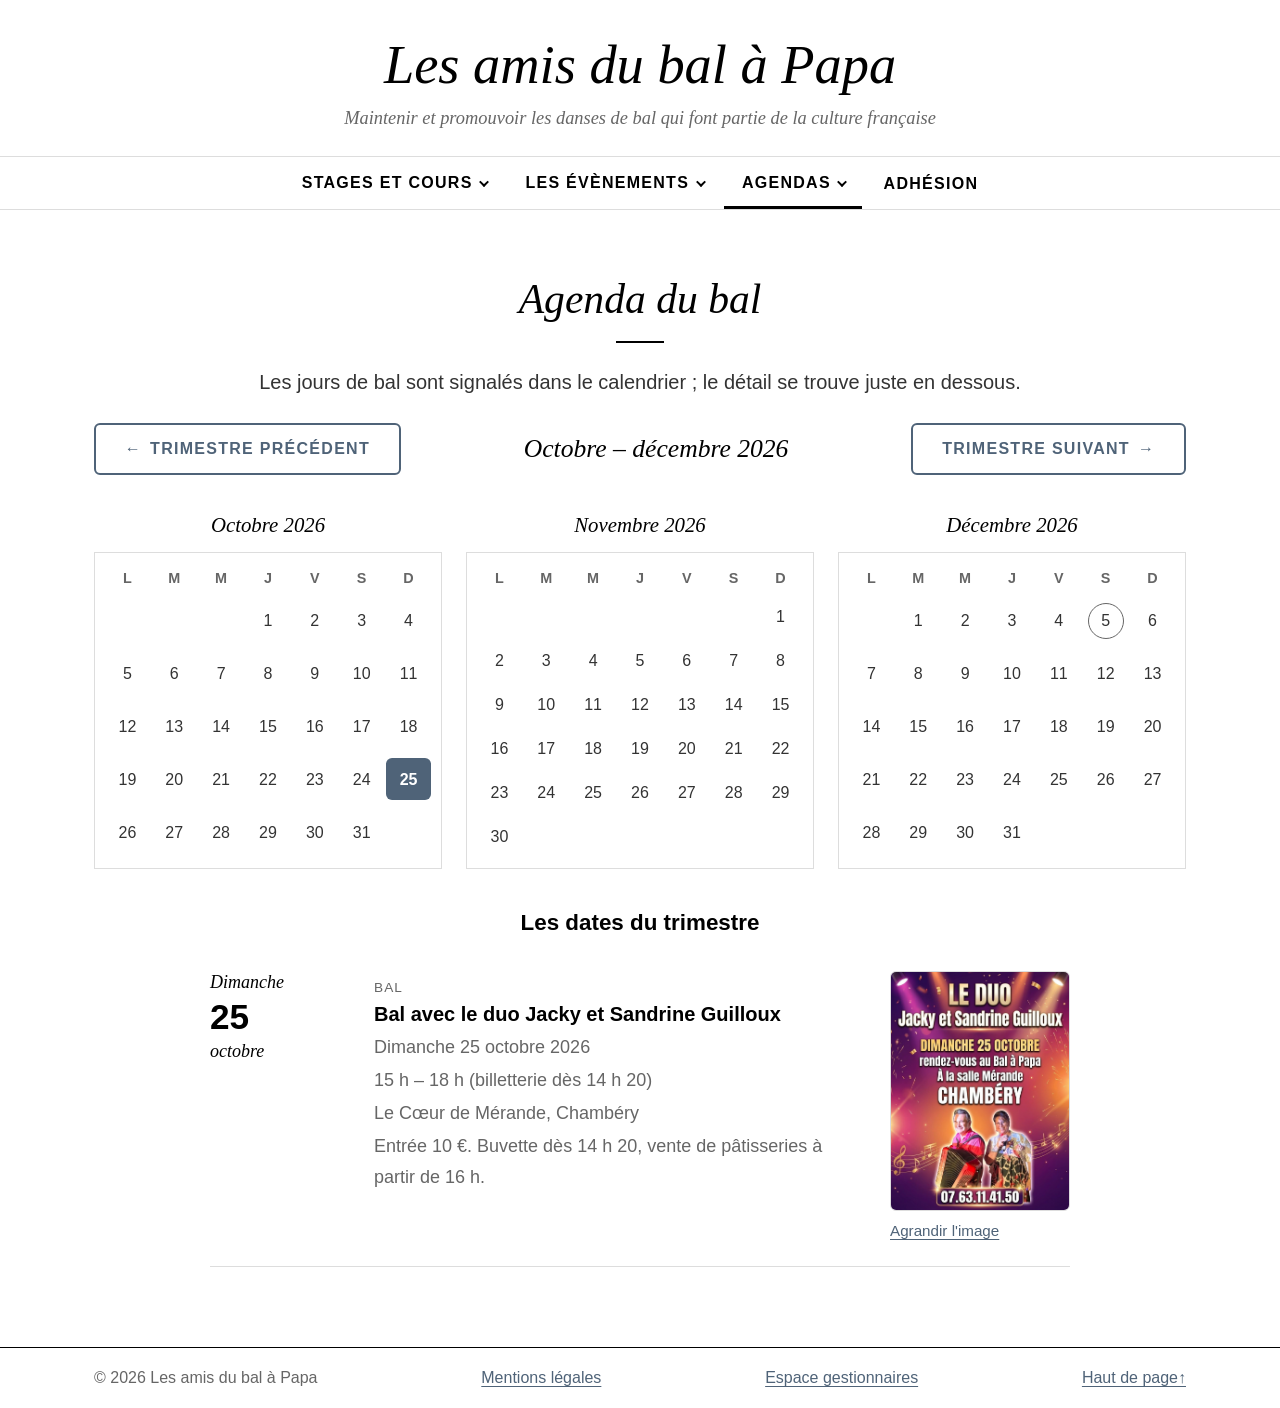
<file: agenda.html>
<!DOCTYPE html>
<html lang="fr">
<head>
  <meta charset="UTF-8">
  <meta name="viewport" content="width=device-width, initial-scale=1">
  <title>Agenda du bal – Les amis du bal à Papa</title>
  <meta name="description" content="L'agenda trimestriel des bals, stages et réunions des Amis du bal à Papa à Chambéry.">
  <meta name="theme-color" content="#ffffff">
  <link rel="stylesheet" href="style.css">
  <script src="config.js" defer></script>
  <script src="script.js" defer></script>
</head>
<body>

  <a class="skip-link" href="#contenu">Aller directement au contenu</a>

  <!-- ================= EN-TÊTE ================= -->
  <header class="site-header" id="haut">
    <div class="container header-top">
      <a class="site-title" href="index.html">
        <span class="site-name">Les amis du bal à Papa</span>
        <span class="site-tagline">Maintenir et promouvoir les danses de bal qui font partie de la culture française</span>
      </a>

      <button type="button" class="menu-toggle" aria-expanded="false" aria-controls="menu-principal">
        <span class="menu-toggle-icon" aria-hidden="true"></span>
        <span>Menu</span>
      </button>
    </div>

    <nav class="main-nav" id="main-nav" aria-label="Menu principal">
      <ul class="container nav-list" id="menu-principal">
        <li class="nav-item">
          <button type="button" class="nav-link has-sub" aria-expanded="false" aria-controls="sub-stages">Stages et cours</button>
          <ul class="sub-menu" id="sub-stages">
            <li><a href="stages-et-cours.html">Stages et cours</a></li>
            <li><a href="stages-et-cours.html#danses">Nos danses</a></li>
          </ul>
        </li>
        <li class="nav-item">
          <button type="button" class="nav-link has-sub" aria-expanded="false" aria-controls="sub-evenements">Les évènements</button>
          <ul class="sub-menu" id="sub-evenements">
            <li><a href="evenements.html">Les grands évènements</a></li>
            <li><a href="evenements.html#prochain-bal">Le prochain bal</a></li>
          </ul>
        </li>
        <li class="nav-item is-current">
          <button type="button" class="nav-link has-sub" aria-expanded="false" aria-controls="sub-agendas">Agendas</button>
          <ul class="sub-menu" id="sub-agendas">
            <li><a href="agenda.html">Agenda du bal</a></li>
            <li><a href="agenda.html#agenda-liste">Liste des dates</a></li>
          </ul>
        </li>
        <li class="nav-item">
          <a class="nav-link" href="adhesion.html">Adhésion</a>
        </li>
      </ul>
    </nav>
  </header>

  <!-- Bandeau d'annonce (géré depuis l'espace gestionnaires) -->
  <div class="annonce" id="annonce" role="status" hidden>
    <p class="container" id="annonce-texte"></p>
  </div>

  <main id="contenu" tabindex="-1">

    <section id="agenda" class="section" aria-labelledby="titre-agenda">
      <div class="container">
        <h1 class="section-title" id="titre-agenda">Agenda du bal</h1>
        <span class="separator separator-center" aria-hidden="true"></span>
        <p class="lead center">
          Les jours de bal sont signalés dans le calendrier&nbsp;; le détail se trouve juste en dessous.
        </p>

        <div class="agenda-controls">
          <button type="button" class="btn btn-outline" id="agenda-prev">
            <span aria-hidden="true">←</span> Trimestre précédent
          </button>
          <p class="agenda-period" id="agenda-period" aria-live="polite"></p>
          <button type="button" class="btn btn-outline" id="agenda-next">
            Trimestre suivant <span aria-hidden="true">→</span>
          </button>
        </div>

        <div class="calendar" id="calendar"></div>

        <h3 class="center" id="agenda-liste">Les dates du trimestre</h3>
        <ol class="event-list" id="event-list"></ol>
        <p class="note center" id="event-empty" hidden>Aucun évènement prévu sur cette période.</p>
      </div>
    </section>

  </main>

  <!-- ================= PIED DE PAGE ================= -->
  <footer class="site-footer">
    <div class="container footer-bottom">
      <p>© <span id="annee">2026</span> Les amis du bal à Papa</p>
      <a href="mentions-legales.html">Mentions légales</a>
      <a href="admin.html">Espace gestionnaires</a>
      <a href="#haut">Haut de page <span aria-hidden="true">↑</span></a>
    </div>
  </footer>

</body>
</html>
</file>
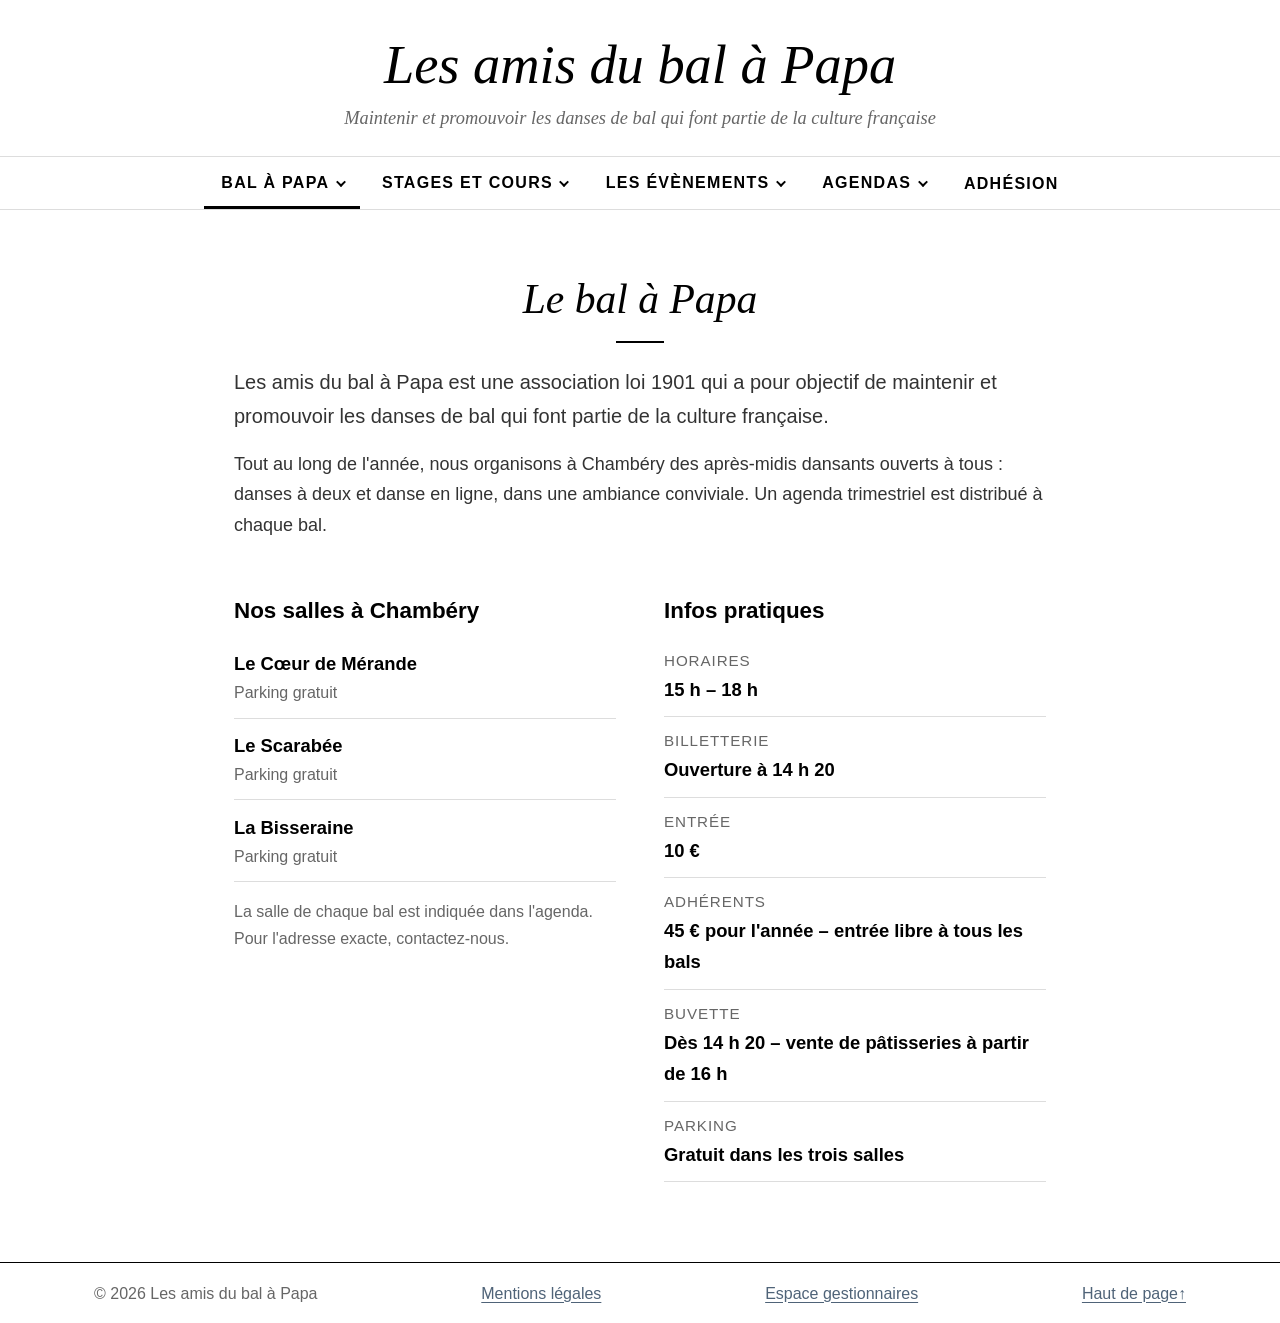
<file: bal-a-papa.html>
<!DOCTYPE html>
<html lang="fr">
<head>
  <meta charset="UTF-8">
  <meta name="viewport" content="width=device-width, initial-scale=1">
  <title>Le bal à Papa – Les amis du bal à Papa</title>
  <meta name="description" content="L'association Les amis du bal à Papa, ses salles à Chambéry et les infos pratiques des bals.">
  <meta name="theme-color" content="#ffffff">
  <link rel="stylesheet" href="style.css">
  <script src="script.js" defer></script>
</head>
<body>

  <a class="skip-link" href="#contenu">Aller directement au contenu</a>

  <!-- ================= EN-TÊTE ================= -->
  <header class="site-header" id="haut">
    <div class="container header-top">
      <a class="site-title" href="index.html">
        <span class="site-name">Les amis du bal à Papa</span>
        <span class="site-tagline">Maintenir et promouvoir les danses de bal qui font partie de la culture française</span>
      </a>

      <button type="button" class="menu-toggle" aria-expanded="false" aria-controls="menu-principal">
        <span class="menu-toggle-icon" aria-hidden="true"></span>
        <span>Menu</span>
      </button>
    </div>

    <nav class="main-nav" id="main-nav" aria-label="Menu principal">
      <ul class="container nav-list" id="menu-principal">
        <li class="nav-item is-current">
          <button type="button" class="nav-link has-sub" aria-expanded="false" aria-controls="sub-bal">Bal à papa</button>
          <ul class="sub-menu" id="sub-bal">
            <li><a href="bal-a-papa.html">L'association</a></li>
            <li><a href="bal-a-papa.html#salles">Nos salles</a></li>
            <li><a href="bal-a-papa.html#infos-pratiques">Infos pratiques</a></li>
          </ul>
        </li>
        <li class="nav-item">
          <button type="button" class="nav-link has-sub" aria-expanded="false" aria-controls="sub-stages">Stages et cours</button>
          <ul class="sub-menu" id="sub-stages">
            <li><a href="stages-et-cours.html">Stages et cours</a></li>
            <li><a href="stages-et-cours.html#danses">Nos danses</a></li>
          </ul>
        </li>
        <li class="nav-item">
          <button type="button" class="nav-link has-sub" aria-expanded="false" aria-controls="sub-evenements">Les évènements</button>
          <ul class="sub-menu" id="sub-evenements">
            <li><a href="evenements.html">Les grands évènements</a></li>
            <li><a href="evenements.html#prochain-bal">Le prochain bal</a></li>
          </ul>
        </li>
        <li class="nav-item">
          <button type="button" class="nav-link has-sub" aria-expanded="false" aria-controls="sub-agendas">Agendas</button>
          <ul class="sub-menu" id="sub-agendas">
            <li><a href="agenda.html">Agenda du bal</a></li>
            <li><a href="agenda.html#agenda-liste">Liste des dates</a></li>
          </ul>
        </li>
        <li class="nav-item">
          <a class="nav-link" href="adhesion.html">Adhésion</a>
        </li>
      </ul>
    </nav>
  </header>

  <!-- Bandeau d'annonce (géré depuis l'espace gestionnaires) -->
  <div class="annonce" id="annonce" role="status" hidden>
    <p class="container" id="annonce-texte"></p>
  </div>

  <main id="contenu" tabindex="-1">

    <section id="association" class="section" aria-labelledby="titre-association">
      <div class="container container-narrow">
        <h1 class="section-title" id="titre-association">Le bal à Papa</h1>
        <span class="separator separator-center" aria-hidden="true"></span>
        <p class="lead">
          Les amis du bal à Papa est une association loi 1901 qui a pour objectif de
          maintenir et promouvoir les danses de bal qui font partie de la culture française.
        </p>
        <p>
          Tout au long de l'année, nous organisons à Chambéry des après-midis dansants ouverts à tous&nbsp;:
          danses à deux et danse en ligne, dans une ambiance conviviale.
          Un agenda trimestriel est distribué à chaque bal.
        </p>

        <div class="two-cols">
          <div id="salles">
            <h3>Nos salles à Chambéry</h3>
            <!-- Contenu géré depuis l'espace gestionnaires (data/infos.json) -->
            <ul class="plain-list" id="salles-liste">
              <li>Le Cœur de Mérande</li>
              <li>Le Scarabée</li>
              <li>La Bisseraine</li>
            </ul>
            <p class="note">La salle de chaque bal est indiquée dans l'agenda.
              Pour l'adresse exacte, contactez-nous.</p>
          </div>

          <div id="infos-pratiques">
            <h3>Infos pratiques</h3>
            <!-- Contenu géré depuis l'espace gestionnaires (data/infos.json) -->
            <dl class="infos" id="infos-liste">
              <div><dt>Horaires</dt><dd>15&nbsp;h – 18&nbsp;h</dd></div>
              <div><dt>Billetterie</dt><dd>Ouverture à 14&nbsp;h&nbsp;20</dd></div>
              <div><dt>Entrée</dt><dd>10&nbsp;€</dd></div>
              <div><dt>Adhérents</dt><dd>45&nbsp;€ pour l'année</dd></div>
              <div><dt>Buvette</dt><dd>Dès 14&nbsp;h&nbsp;20 – pâtisseries à partir de 16&nbsp;h</dd></div>
            </dl>
          </div>
        </div>
      </div>
    </section>

  </main>

  <!-- ================= PIED DE PAGE ================= -->
  <footer class="site-footer">
    <div class="container footer-bottom">
      <p>© <span id="annee">2026</span> Les amis du bal à Papa</p>
      <a href="mentions-legales.html">Mentions légales</a>
      <a href="admin.html">Espace gestionnaires</a>
      <a href="#haut">Haut de page <span aria-hidden="true">↑</span></a>
    </div>
  </footer>

</body>
</html>
</file>
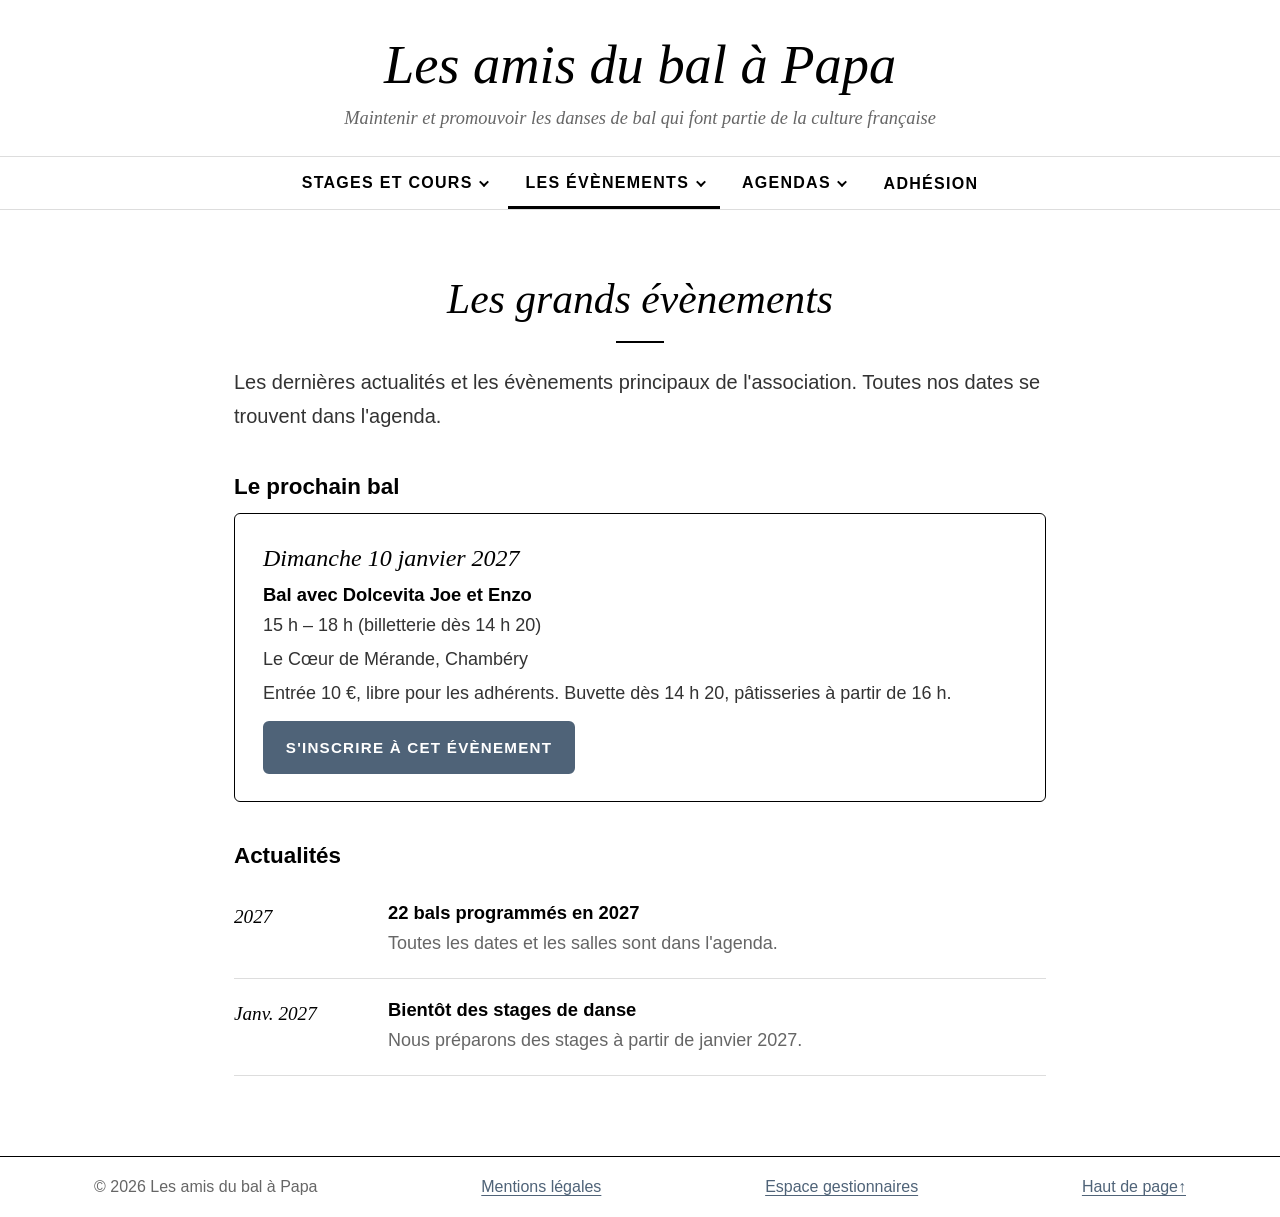
<file: evenements.html>
<!DOCTYPE html>
<html lang="fr">
<head>
  <meta charset="UTF-8">
  <meta name="viewport" content="width=device-width, initial-scale=1">
  <title>Les grands évènements – Les amis du bal à Papa</title>
  <meta name="description" content="Le prochain bal et les dernières actualités des Amis du bal à Papa.">
  <meta name="theme-color" content="#ffffff">
  <link rel="stylesheet" href="style.css">
  <script src="config.js" defer></script>
  <script src="script.js" defer></script>
</head>
<body>

  <a class="skip-link" href="#contenu">Aller directement au contenu</a>

  <!-- ================= EN-TÊTE ================= -->
  <header class="site-header" id="haut">
    <div class="container header-top">
      <a class="site-title" href="index.html">
        <span class="site-name">Les amis du bal à Papa</span>
        <span class="site-tagline">Maintenir et promouvoir les danses de bal qui font partie de la culture française</span>
      </a>

      <button type="button" class="menu-toggle" aria-expanded="false" aria-controls="menu-principal">
        <span class="menu-toggle-icon" aria-hidden="true"></span>
        <span>Menu</span>
      </button>
    </div>

    <nav class="main-nav" id="main-nav" aria-label="Menu principal">
      <ul class="container nav-list" id="menu-principal">
        <li class="nav-item">
          <button type="button" class="nav-link has-sub" aria-expanded="false" aria-controls="sub-stages">Stages et cours</button>
          <ul class="sub-menu" id="sub-stages">
            <li><a href="stages-et-cours.html">Stages et cours</a></li>
            <li><a href="stages-et-cours.html#danses">Nos danses</a></li>
          </ul>
        </li>
        <li class="nav-item is-current">
          <button type="button" class="nav-link has-sub" aria-expanded="false" aria-controls="sub-evenements">Les évènements</button>
          <ul class="sub-menu" id="sub-evenements">
            <li><a href="evenements.html">Les grands évènements</a></li>
            <li><a href="evenements.html#prochain-bal">Le prochain bal</a></li>
          </ul>
        </li>
        <li class="nav-item">
          <button type="button" class="nav-link has-sub" aria-expanded="false" aria-controls="sub-agendas">Agendas</button>
          <ul class="sub-menu" id="sub-agendas">
            <li><a href="agenda.html">Agenda du bal</a></li>
            <li><a href="agenda.html#agenda-liste">Liste des dates</a></li>
          </ul>
        </li>
        <li class="nav-item">
          <a class="nav-link" href="adhesion.html">Adhésion</a>
        </li>
      </ul>
    </nav>
  </header>

  <!-- Bandeau d'annonce (géré depuis l'espace gestionnaires) -->
  <div class="annonce" id="annonce" role="status" hidden>
    <p class="container" id="annonce-texte"></p>
  </div>

  <main id="contenu" tabindex="-1">

    <section id="evenements" class="section" aria-labelledby="titre-evenements">
      <div class="container container-narrow">
        <h1 class="section-title" id="titre-evenements">Les grands évènements</h1>
        <span class="separator separator-center" aria-hidden="true"></span>
        <p class="lead">
          Les dernières actualités et les évènements principaux de l'association.
          Toutes nos dates se trouvent dans l'agenda.
        </p>

        <h3 id="prochain-bal">Le prochain bal</h3>
        <!-- Rempli automatiquement à partir de l'agenda -->
        <div id="prochain-bal-contenu">
          <p class="note">Consultez l'agenda pour connaître la date du prochain bal.</p>
        </div>

        <h3>Actualités</h3>
        <ul class="news">
          <li>
            <span class="news-date">2027</span>
            <div><h4>22 bals programmés en 2027</h4>
              <p>Toutes les dates et les salles sont dans l'agenda.</p></div>
          </li>
          <li>
            <span class="news-date">Janv. 2027</span>
            <div><h4>Bientôt des stages de danse</h4>
              <p>Nous préparons des stages à partir de janvier 2027.</p></div>
          </li>
        </ul>
      </div>
    </section>

  </main>

  <!-- ================= PIED DE PAGE ================= -->
  <footer class="site-footer">
    <div class="container footer-bottom">
      <p>© <span id="annee">2026</span> Les amis du bal à Papa</p>
      <a href="mentions-legales.html">Mentions légales</a>
      <a href="admin.html">Espace gestionnaires</a>
      <a href="#haut">Haut de page <span aria-hidden="true">↑</span></a>
    </div>
  </footer>

</body>
</html>
</file>
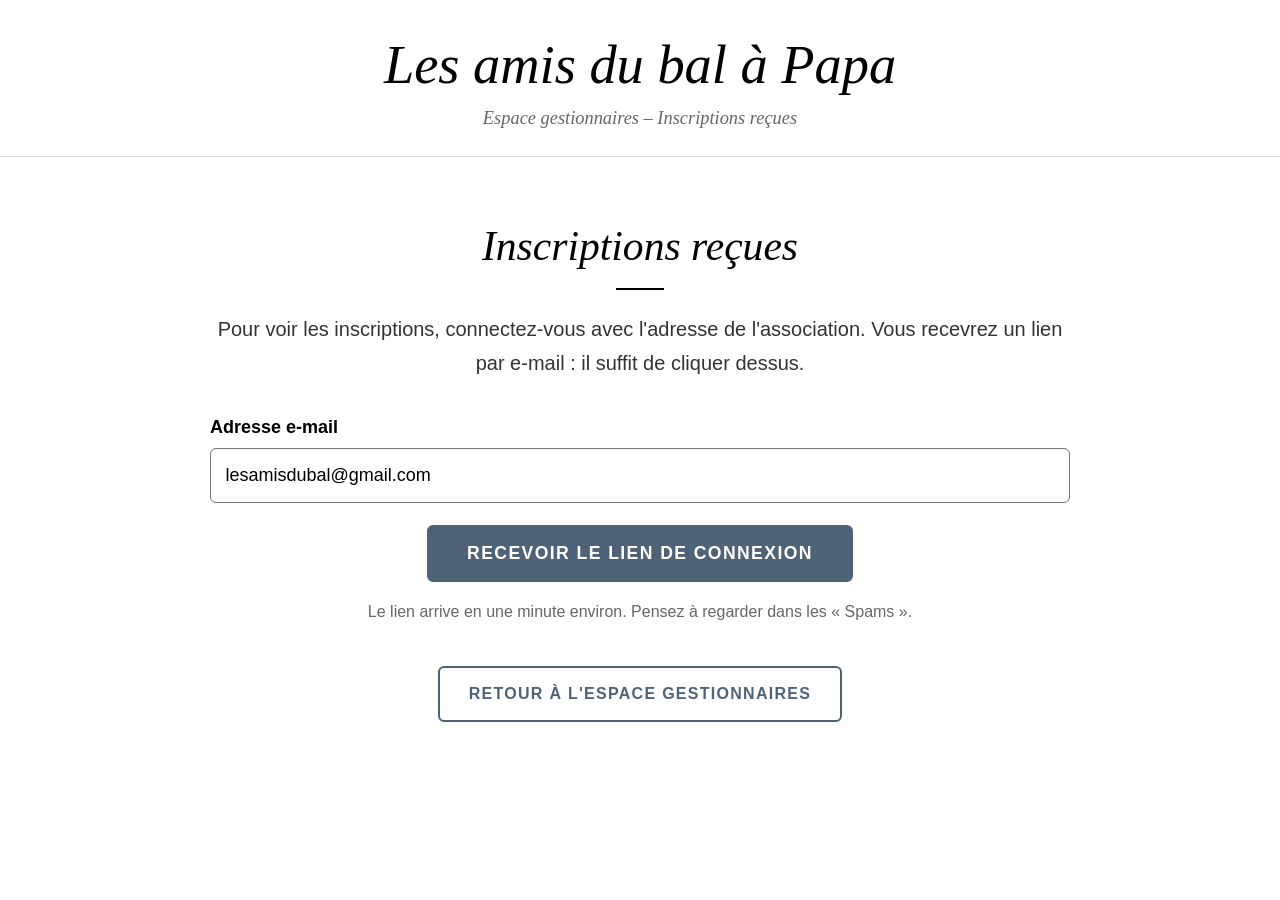
<file: gestion-inscriptions.html>
<!DOCTYPE html>
<html lang="fr">
<head>
  <meta charset="UTF-8">
  <meta name="viewport" content="width=device-width, initial-scale=1">
  <meta name="robots" content="noindex, nofollow">
  <title>Inscriptions reçues – Les amis du bal à Papa</title>
  <link rel="stylesheet" href="style.css">
  <script src="config.js" defer></script>
  <script src="lib/supabase-2.117.2.js" defer></script>
  <script src="gestion.js" defer></script>
</head>
<body>
  <a class="skip-link" href="#contenu">Aller directement au contenu</a>

  <header class="site-header">
    <div class="container header-top">
      <a class="site-title" href="index.html">
        <span class="site-name">Les amis du bal à Papa</span>
        <span class="site-tagline">Espace gestionnaires – Inscriptions reçues</span>
      </a>
    </div>
  </header>

  <main id="contenu" tabindex="-1">
    <section class="section">
      <div class="container">
        <h1 class="section-title">Inscriptions reçues</h1>
        <span class="separator" aria-hidden="true"></span>

        <!-- Messages (erreurs, confirmations) -->
        <div class="form-summary" id="g-erreur" role="alert" tabindex="-1" hidden></div>
        <div class="form-success" id="g-info" role="status" tabindex="-1" hidden></div>

        <!-- Base pas encore réglée -->
        <div class="admin-tips" id="g-non-configure" hidden>
          <h2 class="g-h2">La base des inscriptions n'est pas encore activée</h2>
          <p>Il faut créer le projet Supabase puis remplir le fichier <code>config.js</code>.
            La marche à suivre est dans le fichier <code>LISEZMOI.md</code>.</p>
        </div>

        <!-- Connexion -->
        <div class="container-narrow g-login" id="g-connexion" hidden>
          <p class="lead center">Pour voir les inscriptions, connectez-vous avec l'adresse de l'association.
            Vous recevrez un lien par e-mail : il suffit de cliquer dessus.</p>
          <form id="g-form-connexion" class="form" novalidate>
            <div class="field">
              <label for="g-email">Adresse e-mail</label>
              <input type="email" id="g-email" name="email" autocomplete="email" required value="lesamisdubal@gmail.com">
            </div>
            <p class="center"><button type="submit" class="btn btn-large" id="g-envoyer-lien">Recevoir le lien de connexion</button></p>
          </form>
          <p class="note center">Le lien arrive en une minute environ. Pensez à regarder dans les « Spams ».</p>
        </div>

        <!-- Inscriptions -->
        <div id="g-espace" hidden>
          <div class="g-bar">
            <p>Connecté avec <strong id="g-qui"></strong></p>
            <div class="g-bar-actions">
              <a class="btn btn-outline" href="gestion-site.html">Mettre à jour le site</a>
              <button type="button" class="btn btn-outline" id="g-actualiser">Actualiser</button>
              <button type="button" class="btn btn-outline" id="g-export">Télécharger (tableur)</button>
              <button type="button" class="btn btn-outline" id="g-deconnexion">Se déconnecter</button>
            </div>
          </div>

          <ul class="g-compteurs" aria-label="En résumé">
            <li><b id="g-nb-nouvelles">0</b> nouvelle(s) à traiter</li>
            <li><b id="g-nb-adhesions">0</b> adhésion(s)</li>
            <li><b id="g-nb-evenements">0</b> inscription(s) à un évènement</li>
          </ul>

          <fieldset class="g-filtres">
            <legend>Afficher</legend>
            <div class="field">
              <label for="g-f-type">Type</label>
              <select id="g-f-type">
                <option value="">Toutes les inscriptions</option>
                <option value="adhesion">Adhésions à l'année</option>
                <option value="evenement">Inscriptions à un évènement</option>
              </select>
            </div>
            <div class="field">
              <label for="g-f-evenement">Évènement</label>
              <select id="g-f-evenement">
                <option value="">Tous les évènements</option>
              </select>
            </div>
            <div class="field">
              <label for="g-f-statut">Suivi</label>
              <select id="g-f-statut">
                <option value="">Tous</option>
                <option value="nouvelle">Nouvelles</option>
                <option value="confirmee">Confirmées</option>
                <option value="annulee">Annulées</option>
              </select>
            </div>
            <div class="field">
              <label for="g-f-recherche">Rechercher un nom</label>
              <input type="text" id="g-f-recherche" autocomplete="off">
            </div>
          </fieldset>

          <p class="g-total" id="g-total" aria-live="polite"></p>
          <ol class="g-liste" id="g-liste"></ol>

          <p class="note">Données personnelles : supprimez une inscription quand elle n'est plus utile
            (au plus tard 3 ans après le dernier contact). Une suppression est définitive.</p>
        </div>

        <p class="center" style="margin-top:2.5rem"><a class="btn btn-outline" href="admin.html">Retour à l'espace gestionnaires</a></p>
      </div>
    </section>
  </main>
</body>
</html>
</file>
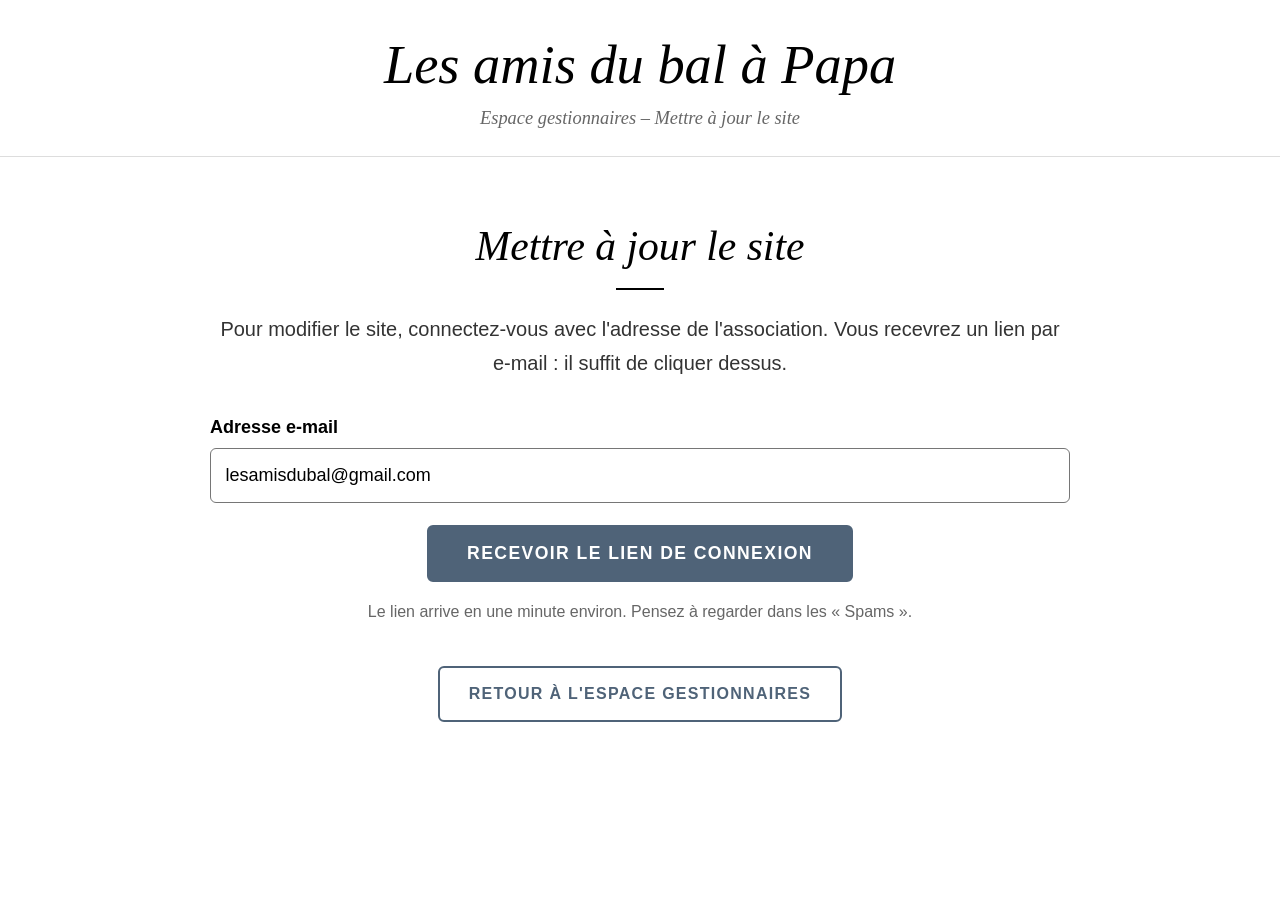
<file: gestion-site.html>
<!DOCTYPE html>
<html lang="fr">
<head>
  <meta charset="UTF-8">
  <meta name="viewport" content="width=device-width, initial-scale=1">
  <meta name="robots" content="noindex, nofollow">
  <title>Mettre à jour le site – Les amis du bal à Papa</title>
  <link rel="stylesheet" href="style.css">
  <script src="config.js" defer></script>
  <script src="lib/supabase-2.117.2.js" defer></script>
  <script src="gestion-site.js" defer></script>
</head>
<body>
  <a class="skip-link" href="#contenu">Aller directement au contenu</a>

  <header class="site-header">
    <div class="container header-top">
      <a class="site-title" href="index.html">
        <span class="site-name">Les amis du bal à Papa</span>
        <span class="site-tagline">Espace gestionnaires – Mettre à jour le site</span>
      </a>
    </div>
  </header>

  <main id="contenu" tabindex="-1">
    <section class="section">
      <div class="container">
        <h1 class="section-title">Mettre à jour le site</h1>
        <span class="separator" aria-hidden="true"></span>

        <!-- Messages (erreurs, confirmations) -->
        <div class="form-summary" id="g-erreur" role="alert" tabindex="-1" hidden></div>
        <div class="form-success" id="g-info" role="status" tabindex="-1" hidden></div>

        <!-- Base pas encore réglée -->
        <div class="admin-tips" id="g-non-configure" hidden>
          <h2 class="g-h2">La base du site n'est pas encore activée</h2>
          <p>Il faut créer le projet Supabase puis remplir le fichier <code>config.js</code>.
            La marche à suivre est dans le fichier <code>LISEZMOI.md</code>.</p>
        </div>

        <!-- Connexion -->
        <div class="container-narrow g-login" id="g-connexion" hidden>
          <p class="lead center">Pour modifier le site, connectez-vous avec l'adresse de l'association.
            Vous recevrez un lien par e-mail : il suffit de cliquer dessus.</p>
          <form id="g-form-connexion" class="form" novalidate>
            <div class="field">
              <label for="g-email">Adresse e-mail</label>
              <input type="email" id="g-email" name="email" autocomplete="email" required value="lesamisdubal@gmail.com">
            </div>
            <p class="center"><button type="submit" class="btn btn-large" id="g-envoyer-lien">Recevoir le lien de connexion</button></p>
          </form>
          <p class="note center">Le lien arrive en une minute environ. Pensez à regarder dans les « Spams ».</p>
        </div>

        <!-- Espace de mise à jour -->
        <div id="g-espace" hidden>
          <div class="g-bar">
            <p>Connecté avec <strong id="g-qui"></strong></p>
            <div class="g-bar-actions">
              <a class="btn btn-outline" href="gestion-inscriptions.html">Inscriptions reçues</a>
              <a class="btn btn-outline" href="agenda.html" target="_blank" rel="noopener">Voir le site<span class="visually-hidden"> (s'ouvre dans un nouvel onglet)</span></a>
              <button type="button" class="btn btn-outline" id="g-deconnexion">Se déconnecter</button>
            </div>
          </div>

          <nav class="s-sommaire" aria-label="Rubriques à modifier">
            <a href="#s-agenda">Agenda et affiches</a>
            <a href="#s-annonce">Annonce</a>
            <a href="#s-infos">Infos pratiques et tarifs</a>
            <a href="#s-salles">Salles</a>
            <a href="#s-danses">Danses</a>
          </nav>

          <!-- ===== Agenda ===== -->
          <section class="s-bloc" id="s-agenda" aria-labelledby="s-agenda-titre">
            <h2 class="s-titre" id="s-agenda-titre">Agenda et affiches</h2>
            <p class="s-aide">Les bals, stages et réunions affichés dans l'agenda du site. Le prochain bal apparaît
              automatiquement dans « Les évènements », et on peut s'y inscrire depuis le site.</p>

            <p><button type="button" class="btn" id="ev-ajouter">Ajouter un évènement</button></p>

            <!-- Formulaire d'ajout / modification -->
            <form class="form s-form" id="ev-form" novalidate hidden aria-labelledby="ev-form-titre">
              <h3 class="s-sous-titre" id="ev-form-titre" tabindex="-1">Nouvel évènement</h3>
              <input type="hidden" id="ev-id">

              <div class="s-grille">
                <div class="field">
                  <label for="ev-date">Date <span class="req">(obligatoire)</span></label>
                  <input type="date" id="ev-date" required>
                </div>
                <div class="field">
                  <label for="ev-type">Type</label>
                  <select id="ev-type">
                    <option value="the">Bal</option>
                    <option value="stage">Stage de danse</option>
                    <option value="ag">Assemblée générale / réunion</option>
                  </select>
                </div>
              </div>

              <div class="field">
                <label for="ev-titre">Titre <span class="req">(obligatoire)</span></label>
                <input type="text" id="ev-titre" required maxlength="200" aria-describedby="ev-titre-aide">
                <p class="field-help" id="ev-titre-aide">Par exemple : Bal avec le duo Jacky et Sandrine Guilloux</p>
              </div>

              <div class="s-grille">
                <div class="field">
                  <label for="ev-salle">Salle</label>
                  <select id="ev-salle"></select>
                </div>
                <div class="field" id="ev-autre-lieu-champ" hidden>
                  <label for="ev-autre-lieu">Autre lieu</label>
                  <input type="text" id="ev-autre-lieu" maxlength="200" aria-describedby="ev-autre-lieu-aide">
                  <p class="field-help" id="ev-autre-lieu-aide">Le nom du lieu et la ville, sans l'adresse exacte.</p>
                </div>
              </div>

              <div class="field">
                <label for="ev-heure">Horaires</label>
                <input type="text" id="ev-heure" maxlength="120">
              </div>

              <div class="field">
                <label for="ev-details">Détails (tarif, buvette, orchestre…)</label>
                <textarea id="ev-details" rows="3" maxlength="2000"></textarea>
              </div>

              <fieldset class="s-image">
                <legend>Affiche ou photo (facultatif)</legend>
                <div class="s-image-apercu" id="ev-apercu" hidden>
                  <img id="ev-apercu-img" alt="">
                  <button type="button" class="btn btn-outline" id="ev-retirer-image">Retirer l'image</button>
                </div>
                <div class="field">
                  <label for="ev-fichier" id="ev-fichier-label">Choisir une image sur l'ordinateur</label>
                  <input type="file" id="ev-fichier" accept="image/jpeg,image/png,image/webp" aria-describedby="ev-fichier-aide">
                  <p class="field-help" id="ev-fichier-aide">Photo ou affiche en JPG, PNG ou WebP. Elle est réduite automatiquement
                    avant l'envoi. Ne publiez une photo de personnes que si elles ont autorisé le droit à l'image.</p>
                </div>
                <div class="field">
                  <label for="ev-image-desc">Description de l'image, en une phrase</label>
                  <input type="text" id="ev-image-desc" maxlength="500" aria-describedby="ev-image-desc-aide">
                  <p class="field-help" id="ev-image-desc-aide">Cette phrase est lue aux personnes malvoyantes.
                    Par exemple : Affiche du bal du 25 octobre avec le duo Guilloux, accordéon et chant.</p>
                </div>
              </fieldset>

              <div class="g-actions">
                <button type="submit" class="btn" id="ev-enregistrer">Enregistrer l'évènement</button>
                <button type="button" class="btn btn-outline" id="ev-annuler">Annuler</button>
              </div>
            </form>

            <div class="s-filtre">
              <label class="choice"><input type="checkbox" id="ev-passes"> Afficher aussi les évènements passés</label>
            </div>
            <p class="g-total" id="ev-total" aria-live="polite"></p>
            <ol class="g-liste" id="ev-liste"></ol>
          </section>

          <!-- ===== Annonce ===== -->
          <section class="s-bloc" id="s-annonce" aria-labelledby="s-annonce-titre">
            <h2 class="s-titre" id="s-annonce-titre">Annonce</h2>
            <p class="s-aide">Un message mis en avant en haut des pages du site (changement de salle, bal annulé, nouveauté…).</p>
            <form class="form s-form" id="an-form" novalidate>
              <label class="choice"><input type="checkbox" id="an-afficher"> Afficher l'annonce sur le site</label>
              <div class="field">
                <label for="an-texte">Texte de l'annonce</label>
                <textarea id="an-texte" rows="3" maxlength="500"></textarea>
              </div>
              <div class="g-actions"><button type="submit" class="btn">Enregistrer l'annonce</button></div>
            </form>
          </section>

          <!-- ===== Infos pratiques ===== -->
          <section class="s-bloc" id="s-infos" aria-labelledby="s-infos-titre">
            <h2 class="s-titre" id="s-infos-titre">Infos pratiques et tarifs</h2>
            <p class="s-aide">Affichées sur la page d'accueil. Une case laissée vide n'est pas affichée.</p>
            <form class="form s-form" id="in-form" novalidate>
              <div class="s-grille">
                <div class="field"><label for="in-horaires">Horaires</label><input type="text" id="in-horaires" maxlength="200"></div>
                <div class="field"><label for="in-billetterie">Billetterie</label><input type="text" id="in-billetterie" maxlength="200"></div>
                <div class="field"><label for="in-entree">Entrée</label><input type="text" id="in-entree" maxlength="200"></div>
                <div class="field"><label for="in-adhesion">Adhérents</label><input type="text" id="in-adhesion" maxlength="200"></div>
                <div class="field"><label for="in-buvette">Buvette</label><input type="text" id="in-buvette" maxlength="200"></div>
                <div class="field"><label for="in-parking">Parking</label><input type="text" id="in-parking" maxlength="200"></div>
              </div>
              <div class="g-actions"><button type="submit" class="btn">Enregistrer les infos pratiques</button></div>
            </form>
          </section>

          <!-- ===== Salles ===== -->
          <section class="s-bloc" id="s-salles" aria-labelledby="s-salles-titre">
            <h2 class="s-titre" id="s-salles-titre">Salles</h2>
            <p class="s-aide">La liste des salles affichée sur l'accueil, et proposée quand vous ajoutez un évènement.
              Pour des raisons de sécurité, n'indiquez pas l'adresse exacte.</p>
            <form class="form s-form" id="sa-form" novalidate>
              <ol class="s-lignes" id="sa-liste"></ol>
              <p><button type="button" class="btn btn-outline" id="sa-ajouter">Ajouter une salle</button></p>
              <div class="g-actions"><button type="submit" class="btn">Enregistrer les salles</button></div>
            </form>
          </section>

          <!-- ===== Danses ===== -->
          <section class="s-bloc" id="s-danses" aria-labelledby="s-danses-titre">
            <h2 class="s-titre" id="s-danses-titre">Danses</h2>
            <p class="s-aide">Les danses pratiquées au bal, affichées sur la page d'accueil.</p>
            <form class="form s-form" id="da-form" novalidate>
              <ol class="s-lignes s-simple" id="da-liste"></ol>
              <p><button type="button" class="btn btn-outline" id="da-ajouter">Ajouter une danse</button></p>
              <div class="g-actions"><button type="submit" class="btn">Enregistrer les danses</button></div>
            </form>
          </section>

          <p class="note">Chaque enregistrement est visible sur le site immédiatement (actualisez la page du site si elle était déjà ouverte).</p>
        </div>

        <p class="center" style="margin-top:2.5rem"><a class="btn btn-outline" href="admin.html">Retour à l'espace gestionnaires</a></p>
      </div>
    </section>
  </main>
</body>
</html>
</file>
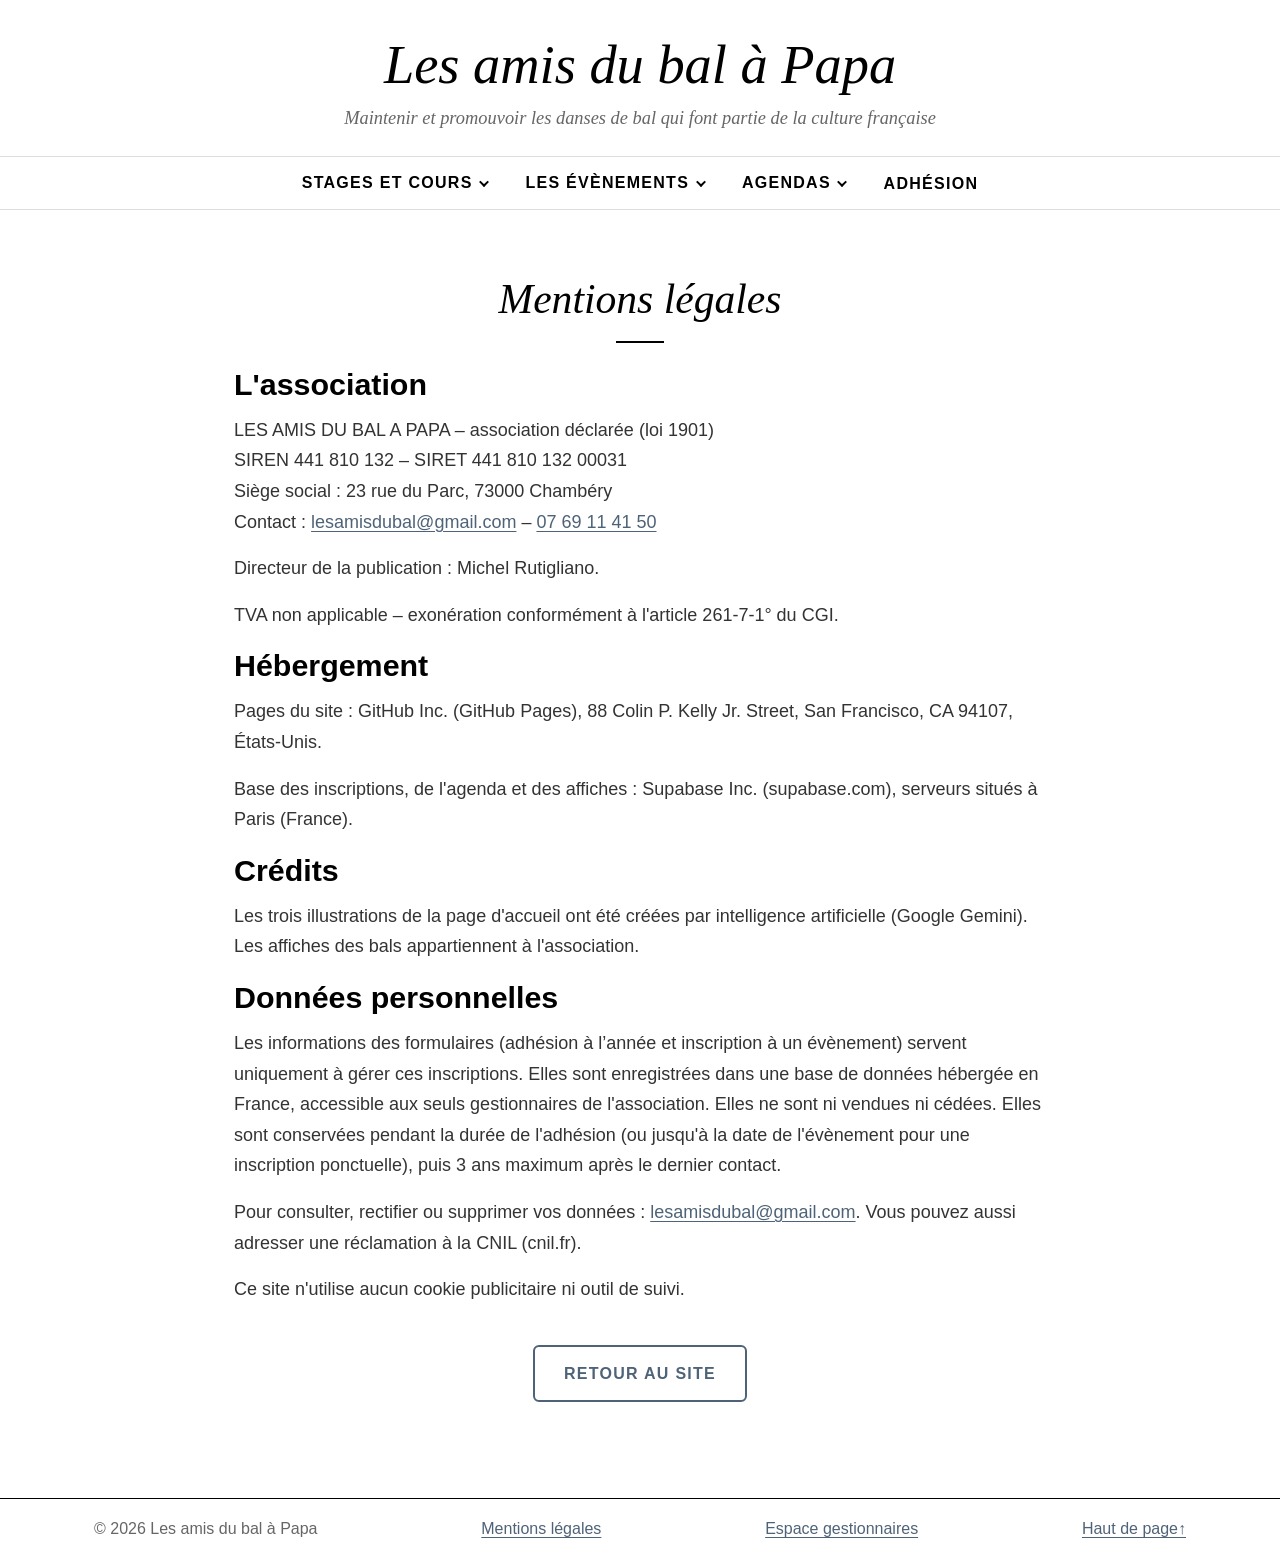
<file: mentions-legales.html>
<!DOCTYPE html>
<html lang="fr">
<head>
  <meta charset="UTF-8">
  <meta name="viewport" content="width=device-width, initial-scale=1">
  <title>Mentions légales – Les amis du bal à Papa</title>
  <meta name="description" content="Mentions légales et données personnelles du site des Amis du bal à Papa.">
  <meta name="theme-color" content="#ffffff">
  <link rel="stylesheet" href="style.css">
  <script src="config.js" defer></script>
  <script src="script.js" defer></script>
</head>
<body>

  <a class="skip-link" href="#contenu">Aller directement au contenu</a>

  <!-- ================= EN-TÊTE ================= -->
  <header class="site-header" id="haut">
    <div class="container header-top">
      <a class="site-title" href="index.html">
        <span class="site-name">Les amis du bal à Papa</span>
        <span class="site-tagline">Maintenir et promouvoir les danses de bal qui font partie de la culture française</span>
      </a>

      <button type="button" class="menu-toggle" aria-expanded="false" aria-controls="menu-principal">
        <span class="menu-toggle-icon" aria-hidden="true"></span>
        <span>Menu</span>
      </button>
    </div>

    <nav class="main-nav" id="main-nav" aria-label="Menu principal">
      <ul class="container nav-list" id="menu-principal">
        <li class="nav-item">
          <button type="button" class="nav-link has-sub" aria-expanded="false" aria-controls="sub-stages">Stages et cours</button>
          <ul class="sub-menu" id="sub-stages">
            <li><a href="stages-et-cours.html">Stages et cours</a></li>
            <li><a href="stages-et-cours.html#danses">Nos danses</a></li>
          </ul>
        </li>
        <li class="nav-item">
          <button type="button" class="nav-link has-sub" aria-expanded="false" aria-controls="sub-evenements">Les évènements</button>
          <ul class="sub-menu" id="sub-evenements">
            <li><a href="evenements.html">Les grands évènements</a></li>
            <li><a href="evenements.html#prochain-bal">Le prochain bal</a></li>
          </ul>
        </li>
        <li class="nav-item">
          <button type="button" class="nav-link has-sub" aria-expanded="false" aria-controls="sub-agendas">Agendas</button>
          <ul class="sub-menu" id="sub-agendas">
            <li><a href="agenda.html">Agenda du bal</a></li>
            <li><a href="agenda.html#agenda-liste">Liste des dates</a></li>
          </ul>
        </li>
        <li class="nav-item">
          <a class="nav-link" href="adhesion.html">Adhésion</a>
        </li>
      </ul>
    </nav>
  </header>

  <!-- Bandeau d'annonce (géré depuis l'espace gestionnaires) -->
  <div class="annonce" id="annonce" role="status" hidden>
    <p class="container" id="annonce-texte"></p>
  </div>

  <main id="contenu" tabindex="-1">

    <section class="section">
      <div class="container container-narrow">
        <h1 class="section-title">Mentions légales</h1>
        <span class="separator" aria-hidden="true"></span>

        <h2>L'association</h2>
        <p>LES AMIS DU BAL A PAPA – association déclarée (loi 1901)<br>
          SIREN 441&nbsp;810&nbsp;132 – SIRET 441&nbsp;810&nbsp;132&nbsp;00031<br>
          Siège social&nbsp;: 23 rue du Parc, 73000 Chambéry<br>
          Contact&nbsp;: <a href="mailto:lesamisdubal@gmail.com">lesamisdubal@gmail.com</a> –
          <a href="tel:+33769114150">07&nbsp;69&nbsp;11&nbsp;41&nbsp;50</a></p>
        <p>Directeur de la publication&nbsp;: Michel Rutigliano.</p>
        <p>TVA non applicable – exonération conformément à l'article 261-7-1° du CGI.</p>

        <h2>Hébergement</h2>
        <p>Pages du site&nbsp;: GitHub Inc. (GitHub Pages), 88 Colin P. Kelly Jr. Street, San Francisco, CA 94107, États-Unis.</p>
        <p>Base des inscriptions, de l'agenda et des affiches&nbsp;: Supabase Inc. (supabase.com), serveurs situés à Paris (France).</p>

        <h2>Crédits</h2>
        <p>Les trois illustrations de la page d'accueil ont été créées par intelligence artificielle (Google Gemini).
          Les affiches des bals appartiennent à l'association.</p>

        <h2 id="donnees-personnelles">Données personnelles</h2>
        <p>Les informations des formulaires (adhésion à l’année et inscription à un évènement) servent uniquement à gérer ces inscriptions.
          Elles sont enregistrées dans une base de données hébergée en France, accessible aux seuls gestionnaires
          de l'association. Elles ne sont ni vendues ni cédées. Elles sont conservées pendant la durée de l'adhésion
          (ou jusqu'à la date de l'évènement pour une inscription ponctuelle), puis 3 ans maximum après le dernier contact.</p>
        <p>Pour consulter, rectifier ou supprimer vos données&nbsp;:
          <a href="mailto:lesamisdubal@gmail.com">lesamisdubal@gmail.com</a>.
          Vous pouvez aussi adresser une réclamation à la CNIL (cnil.fr).</p>
        <p>Ce site n'utilise aucun cookie publicitaire ni outil de suivi.</p>

        <p class="center" style="margin-top:2.5rem"><a class="btn btn-outline" href="index.html">Retour au site</a></p>
      </div>
    </section>

  </main>

  <!-- ================= PIED DE PAGE ================= -->
  <footer class="site-footer">
    <div class="container footer-bottom">
      <p>© <span id="annee">2026</span> Les amis du bal à Papa</p>
      <a href="mentions-legales.html">Mentions légales</a>
      <a href="admin.html">Espace gestionnaires</a>
      <a href="#haut">Haut de page <span aria-hidden="true">↑</span></a>
    </div>
  </footer>

</body>
</html>
</file>
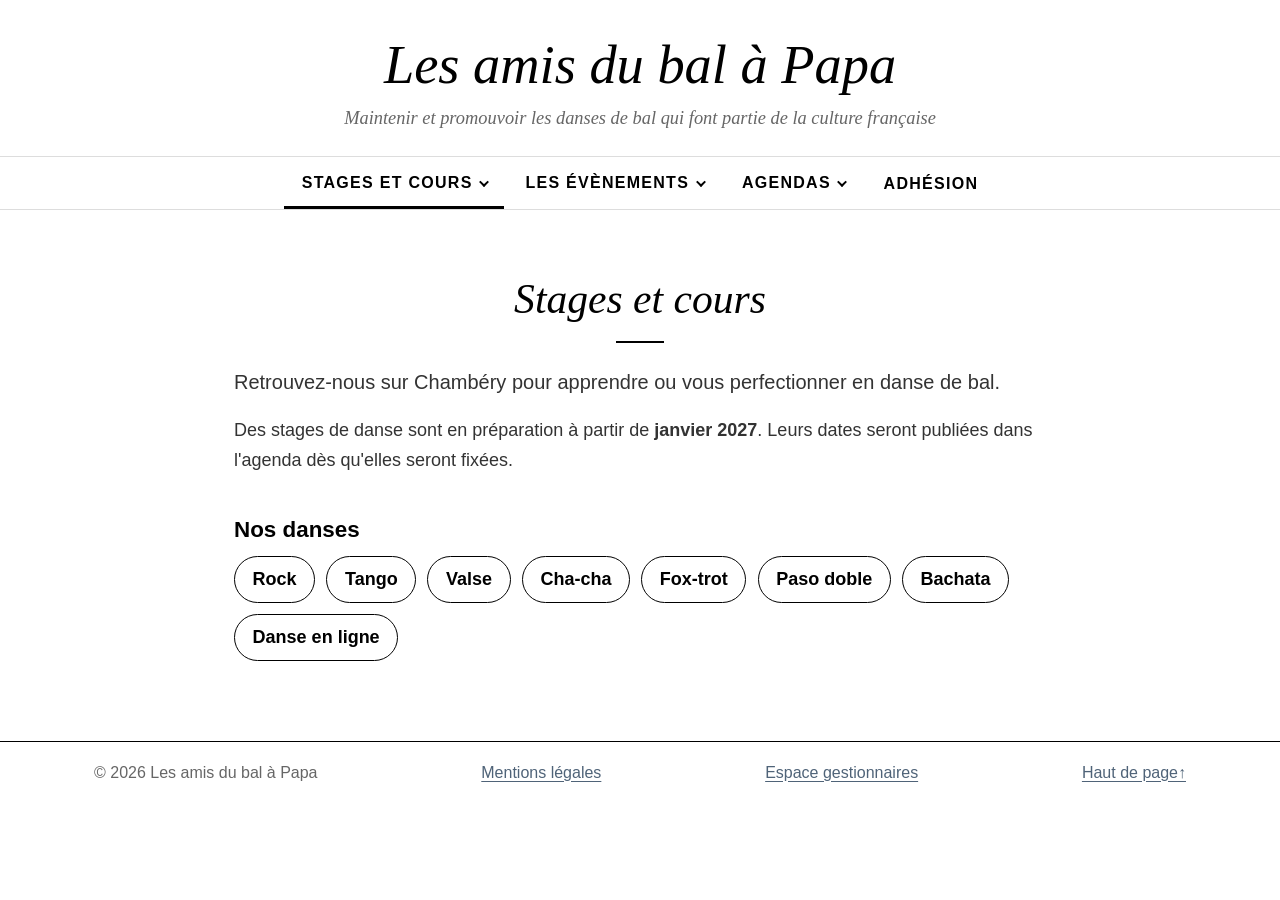
<file: stages-et-cours.html>
<!DOCTYPE html>
<html lang="fr">
<head>
  <meta charset="UTF-8">
  <meta name="viewport" content="width=device-width, initial-scale=1">
  <title>Stages et cours – Les amis du bal à Papa</title>
  <meta name="description" content="Stages et cours de danse de bal à Chambéry : rock, tango, valse, cha-cha, fox-trot, paso doble, bachata, danse en ligne.">
  <meta name="theme-color" content="#ffffff">
  <link rel="stylesheet" href="style.css">
  <script src="config.js" defer></script>
  <script src="script.js" defer></script>
</head>
<body>

  <a class="skip-link" href="#contenu">Aller directement au contenu</a>

  <!-- ================= EN-TÊTE ================= -->
  <header class="site-header" id="haut">
    <div class="container header-top">
      <a class="site-title" href="index.html">
        <span class="site-name">Les amis du bal à Papa</span>
        <span class="site-tagline">Maintenir et promouvoir les danses de bal qui font partie de la culture française</span>
      </a>

      <button type="button" class="menu-toggle" aria-expanded="false" aria-controls="menu-principal">
        <span class="menu-toggle-icon" aria-hidden="true"></span>
        <span>Menu</span>
      </button>
    </div>

    <nav class="main-nav" id="main-nav" aria-label="Menu principal">
      <ul class="container nav-list" id="menu-principal">
        <li class="nav-item is-current">
          <button type="button" class="nav-link has-sub" aria-expanded="false" aria-controls="sub-stages">Stages et cours</button>
          <ul class="sub-menu" id="sub-stages">
            <li><a href="stages-et-cours.html">Stages et cours</a></li>
            <li><a href="stages-et-cours.html#danses">Nos danses</a></li>
          </ul>
        </li>
        <li class="nav-item">
          <button type="button" class="nav-link has-sub" aria-expanded="false" aria-controls="sub-evenements">Les évènements</button>
          <ul class="sub-menu" id="sub-evenements">
            <li><a href="evenements.html">Les grands évènements</a></li>
            <li><a href="evenements.html#prochain-bal">Le prochain bal</a></li>
          </ul>
        </li>
        <li class="nav-item">
          <button type="button" class="nav-link has-sub" aria-expanded="false" aria-controls="sub-agendas">Agendas</button>
          <ul class="sub-menu" id="sub-agendas">
            <li><a href="agenda.html">Agenda du bal</a></li>
            <li><a href="agenda.html#agenda-liste">Liste des dates</a></li>
          </ul>
        </li>
        <li class="nav-item">
          <a class="nav-link" href="adhesion.html">Adhésion</a>
        </li>
      </ul>
    </nav>
  </header>

  <!-- Bandeau d'annonce (géré depuis l'espace gestionnaires) -->
  <div class="annonce" id="annonce" role="status" hidden>
    <p class="container" id="annonce-texte"></p>
  </div>

  <main id="contenu" tabindex="-1">

    <section id="stages" class="section" aria-labelledby="titre-stages">
      <div class="container container-narrow">
        <h1 class="section-title" id="titre-stages">Stages et cours</h1>
        <span class="separator separator-center" aria-hidden="true"></span>
        <p class="lead">
          Retrouvez-nous sur Chambéry pour apprendre ou vous perfectionner en danse de bal.
        </p>
        <p>
          Des stages de danse sont en préparation à partir de <strong>janvier 2027</strong>.
          Leurs dates seront publiées dans l'agenda dès qu'elles seront fixées.
        </p>

        <h3 id="danses">Nos danses</h3>
        <!-- Contenu géré depuis l'espace gestionnaires (data/infos.json) -->
        <ul class="tags" id="danses-liste">
          <li>Rock</li><li>Tango</li><li>Valse</li><li>Cha-cha</li>
          <li>Fox-trot</li><li>Paso doble</li><li>Bachata</li><li>Danse en ligne</li>
        </ul>
      </div>
    </section>

  </main>

  <!-- ================= PIED DE PAGE ================= -->
  <footer class="site-footer">
    <div class="container footer-bottom">
      <p>© <span id="annee">2026</span> Les amis du bal à Papa</p>
      <a href="mentions-legales.html">Mentions légales</a>
      <a href="admin.html">Espace gestionnaires</a>
      <a href="#haut">Haut de page <span aria-hidden="true">↑</span></a>
    </div>
  </footer>

</body>
</html>
</file>
<file: style.css>
/* =========================================================
   Les amis du bal à Papa – Feuille de style
   Charte : sobre, fond strictement blanc, titres noirs,
   textes gris foncé, boutons bleu-gris.
   Accessibilité visée : WCAG 2.1 AA (public senior).
   ========================================================= */

:root {
  --white: #ffffff;
  --black: #000000;
  --grey: #666666;          /* textes de description – 5,7:1 sur blanc */
  --grey-dark: #333333;     /* textes courants – 12,6:1 sur blanc */
  --line: #dddddd;          /* filets et bordures discrètes */
  --line-strong: #767676;   /* bordures de champs – 4,5:1 sur blanc */
  --btn: #4f6378;           /* bleu-gris – 6,2:1 avec le texte blanc */
  --btn-hover: #3a4b5d;
  --focus: #1f3a5a;
  --error: #b00020;

  --serif: Georgia, "Times New Roman", Times, serif;
  --sans: "Segoe UI", Roboto, "Helvetica Neue", Arial, sans-serif;

  --fs-body: 1.125rem;      /* 18 px minimum */
  --radius: 6px;
  --tap: 52px;              /* hauteur minimale des zones cliquables */
  --container: 1140px;
}

/* ---------- Base ---------- */
*, *::before, *::after { box-sizing: border-box; }
html { scroll-behavior: smooth; scroll-padding-top: 1rem; -webkit-text-size-adjust: 100%; }

body {
  margin: 0;
  background: var(--white);
  color: var(--grey-dark);
  font-family: var(--sans);
  font-size: var(--fs-body);
  line-height: 1.7;
}

img { max-width: 100%; height: auto; display: block; }

h1, h2, h3, h4 { color: var(--black); line-height: 1.25; margin: 0 0 0.75rem; }
h2 { font-size: 1.9rem; }
h3 { font-size: 1.4rem; margin-top: 2.5rem; }
h4 { font-size: 1.15rem; margin-bottom: 0.25rem; }

p { margin: 0 0 1rem; }

a { color: var(--btn); text-decoration: underline; text-underline-offset: 0.18em; }
a:hover { color: var(--btn-hover); }

:focus-visible { outline: 3px solid var(--focus); outline-offset: 3px; }

.container { width: 100%; max-width: var(--container); margin: 0 auto; padding: 0 1.5rem; }
.container-narrow { max-width: 860px; }
.center { text-align: center; }

.visually-hidden {
  position: absolute !important; width: 1px; height: 1px; padding: 0; margin: -1px;
  overflow: hidden; clip: rect(0 0 0 0); white-space: nowrap; border: 0;
}

.skip-link {
  position: absolute; left: 1rem; top: -100px; z-index: 1000;
  background: var(--btn); color: var(--white); padding: 0.9rem 1.4rem; border-radius: var(--radius);
  font-weight: 700;
}
.skip-link:focus { top: 1rem; color: var(--white); }
main:focus { outline: none; }

/* ---------- Boutons ---------- */
.btn {
  display: inline-flex; align-items: center; justify-content: center; gap: 0.5em;
  min-height: var(--tap);
  padding: 0.8rem 1.8rem;
  background: var(--btn); color: var(--white);
  border: 2px solid var(--btn); border-radius: var(--radius);
  font-family: var(--sans); font-size: 1rem; font-weight: 700;
  letter-spacing: 0.08em; text-transform: uppercase; text-decoration: none;
  cursor: pointer;
  transition: background-color 0.15s, border-color 0.15s, color 0.15s;
}
.btn:hover { background: var(--btn-hover); border-color: var(--btn-hover); color: var(--white); }
.btn-outline { background: var(--white); color: var(--btn); }
.btn-outline:hover { background: var(--white); color: var(--btn-hover); border-color: var(--btn-hover); }
.btn-large { font-size: 1.1rem; padding: 1rem 2.4rem; }

/* ---------- En-tête ---------- */
.site-header { background: var(--white); border-bottom: 1px solid var(--line); }

.header-top {
  display: flex; align-items: center; justify-content: center; gap: 1rem;
  padding-top: 2.25rem; padding-bottom: 1.5rem;
  position: relative;
}

.site-title { text-align: center; text-decoration: none; display: block; }
.site-name {
  display: block;
  font-family: var(--serif); font-style: italic; font-weight: 400;
  font-size: clamp(2.2rem, 1.6rem + 2.4vw, 3.4rem);
  line-height: 1.1; color: var(--black);
}
.site-tagline {
  display: block; margin-top: 0.6rem;
  font-family: var(--serif); font-style: italic;
  font-size: 1.15rem; line-height: 1.45; color: var(--grey);
}

/* Bouton menu (mobile) */
.menu-toggle {
  display: none;
  align-items: center; gap: 0.6rem;
  min-height: var(--tap); padding: 0 1.1rem;
  background: var(--white); color: var(--black);
  border: 2px solid var(--black); border-radius: var(--radius);
  font: inherit; font-weight: 700; cursor: pointer;
}
.menu-toggle-icon, .menu-toggle-icon::before, .menu-toggle-icon::after {
  display: block; width: 22px; height: 2px; background: currentColor; position: relative;
  transition: transform 0.2s;
}
.menu-toggle-icon::before, .menu-toggle-icon::after { content: ""; position: absolute; left: 0; }
.menu-toggle-icon::before { top: -7px; }
.menu-toggle-icon::after { top: 7px; }
.menu-toggle[aria-expanded="true"] .menu-toggle-icon { background: transparent; }
.menu-toggle[aria-expanded="true"] .menu-toggle-icon::before { transform: translateY(7px) rotate(45deg); }
.menu-toggle[aria-expanded="true"] .menu-toggle-icon::after { transform: translateY(-7px) rotate(-45deg); }

/* Navigation */
.main-nav { border-top: 1px solid var(--line); }
.nav-list {
  list-style: none; margin: 0 auto;
  display: flex; justify-content: center; flex-wrap: wrap; gap: 0.25rem;
}
.nav-item { position: relative; }
.nav-link {
  display: flex; align-items: center; gap: 0.4rem;
  min-height: var(--tap); padding: 0 1.1rem;
  background: none; border: 0; cursor: pointer;
  font-family: var(--sans); font-size: 1rem; font-weight: 600;
  letter-spacing: 0.08em; text-transform: uppercase;
  color: var(--black); text-decoration: none;
}
.nav-link:hover { color: var(--btn); }
.nav-link.has-sub::after {
  content: ""; width: 0.45em; height: 0.45em;
  border-right: 2px solid currentColor; border-bottom: 2px solid currentColor;
  transform: rotate(45deg) translateY(-2px); transition: transform 0.2s;
}
.nav-link[aria-expanded="true"]::after { transform: rotate(-135deg) translateY(-2px); }

.sub-menu {
  display: none;
  position: absolute; top: 100%; left: 0; z-index: 50;
  min-width: 250px; margin: 0; padding: 0.4rem 0; list-style: none;
  background: var(--white); border: 1px solid var(--line);
  box-shadow: 0 8px 20px rgba(0, 0, 0, 0.08);
}
.nav-link[aria-expanded="true"] + .sub-menu { display: block; }
.sub-menu a {
  display: flex; align-items: center; min-height: 48px; padding: 0 1.2rem;
  color: var(--grey-dark); text-decoration: none; font-size: 1.05rem;
}
.sub-menu a:hover { color: var(--black); background: var(--white); text-decoration: underline; }

/* Onglet de la page en cours : souligné noir */
.nav-item.is-current > .nav-link { box-shadow: inset 0 -3px 0 var(--black); }

/* ---------- Bandeau d'annonce ---------- */
.annonce { border-bottom: 1px solid var(--line); }
.annonce p {
  margin: 0; padding: 1rem 1.5rem; text-align: center;
  color: var(--black); font-weight: 700; font-size: 1.15rem;
}

/* ---------- Sections ---------- */
.section { padding: 4rem 0 5rem; }
.section-title {
  text-align: center;
  font-family: var(--serif); font-style: italic; font-weight: 400;
  font-size: clamp(1.9rem, 1.5rem + 1.4vw, 2.6rem);
}
.lead { font-size: 1.25rem; color: var(--grey-dark); }
.note { color: var(--grey); font-size: 1rem; }

/* Petite ligne séparatrice noire */
.separator { display: block; width: 48px; height: 2px; background: var(--black); margin: 0.9rem auto 1.4rem; }

/* ---------- Accueil : 3 vignettes circulaires ---------- */
.cards {
  list-style: none; margin: 0; padding: 0;
  display: grid; grid-template-columns: repeat(3, 1fr); gap: 3rem;
}
.card { display: flex; flex-direction: column; align-items: center; text-align: center; }
.card-img {
  width: 220px; height: 220px; border-radius: 50%; object-fit: cover;
  margin-bottom: 1.6rem; background: var(--white);
  border: 1px solid var(--line);
}
.card-title { font-size: 1.55rem; margin: 0; }
.card p { color: var(--grey); flex: 1; margin-bottom: 1.6rem; }

/* ---------- Bal à papa ---------- */
.two-cols { display: grid; grid-template-columns: 1fr 1fr; gap: 3rem; }
.plain-list { list-style: none; padding: 0; margin: 0 0 1rem; }
.plain-list li { padding: 0.7rem 0; border-bottom: 1px solid var(--line); color: var(--black); font-weight: 600; font-size: 1.15rem; }
.plain-list .salle-info { display: block; font-weight: 400; font-size: 1rem; color: var(--grey); }
.infos { margin: 0; }
.infos div { padding: 0.7rem 0; border-bottom: 1px solid var(--line); }
.infos dt { color: var(--grey); font-size: 0.95rem; text-transform: uppercase; letter-spacing: 0.06em; }
.infos dd { margin: 0; color: var(--black); font-weight: 600; font-size: 1.15rem; }

/* ---------- Stages : danses ---------- */
.tags { list-style: none; padding: 0; margin: 0; display: flex; flex-wrap: wrap; gap: 0.7rem; }
.tags li { border: 1px solid var(--black); color: var(--black); padding: 0.45rem 1.1rem; border-radius: 999px; font-weight: 600; }

/* ---------- Évènements ---------- */
.news { list-style: none; padding: 0; margin: 0; }
.news li { display: grid; grid-template-columns: 130px 1fr; gap: 1.5rem; padding: 1.2rem 0; border-bottom: 1px solid var(--line); }
.news-date { font-family: var(--serif); font-style: italic; color: var(--black); font-size: 1.2rem; }
.news p { margin: 0; color: var(--grey); }

.next-event { border: 1px solid var(--black); border-radius: var(--radius); padding: 1.5rem 1.75rem; }
.next-event .next-date { font-family: var(--serif); font-style: italic; font-size: 1.5rem; color: var(--black); margin: 0 0 0.3rem; }
.next-event p { margin: 0.2rem 0; }

/* ---------- Agenda ---------- */
.agenda-controls { display: flex; align-items: center; justify-content: space-between; flex-wrap: wrap; gap: 1rem; margin: 1.5rem 0 2rem; }
.agenda-period { margin: 0; flex: 1; text-align: center; font-family: var(--serif); font-style: italic; font-size: 1.6rem; color: var(--black); }
.calendar { display: grid; grid-template-columns: repeat(3, 1fr); gap: 1.5rem; }
.month { width: 100%; border-collapse: separate; border-spacing: 2px; table-layout: fixed; border: 1px solid var(--line); padding: 0.5rem; }
.month caption { font-family: var(--serif); font-style: italic; font-size: 1.3rem; color: var(--black); padding-bottom: 0.6rem; text-transform: capitalize; }
.month th { font-size: 0.9rem; color: var(--grey); font-weight: 600; padding: 0.2rem 0; }
.month th abbr { text-decoration: none; }
.month td { text-align: center; height: 42px; padding: 0; font-size: 1rem; color: var(--grey-dark); }
.month td.is-today > span { outline: 1px solid var(--grey); border-radius: 50%; }
.day-num { display: inline-flex; align-items: center; justify-content: center; width: 34px; height: 34px; }
.day-btn {
  width: 100%; min-height: 42px;
  background: var(--btn); color: var(--white);
  border: 0; border-radius: var(--radius);
  font: inherit; font-weight: 700; cursor: pointer;
}
.day-btn:hover { background: var(--btn-hover); }

.event-list { list-style: none; padding: 0; margin: 0 auto; max-width: 860px; }
.event { display: grid; grid-template-columns: 140px 1fr; gap: 1.5rem; padding: 1.4rem 0; border-bottom: 1px solid var(--line); scroll-margin-top: 1rem; }
.event:focus { outline: 3px solid var(--focus); outline-offset: 4px; }
.event.is-highlighted .event-date { color: var(--btn); }
.event-date { font-family: var(--serif); font-style: italic; color: var(--black); line-height: 1.3; }
.event-date b { display: block; font-size: 2.2rem; font-style: normal; font-family: var(--sans); }
.event h4 { font-size: 1.25rem; margin: 0 0 0.3rem; }
.event p { margin: 0.15rem 0; color: var(--grey); }
.event-type { display: inline-block; font-size: 0.85rem; letter-spacing: 0.08em; text-transform: uppercase; color: var(--grey); margin-bottom: 0.2rem; }

/* ---------- Formulaire ---------- */
.req { color: var(--error); font-weight: 700; }
.form { margin-top: 2rem; }
.form fieldset { border: 1px solid var(--line); border-radius: var(--radius); padding: 1.5rem 1.5rem 0.5rem; margin: 0 0 1.5rem; }
.form legend { font-family: var(--serif); font-style: italic; font-size: 1.3rem; color: var(--black); padding: 0 0.5rem; }
.field { margin-bottom: 1.4rem; }
.field-row { display: grid; grid-template-columns: 1fr 1fr; gap: 0 1.5rem; }
.field > label { display: block; font-weight: 600; color: var(--black); margin-bottom: 0.35rem; }

.form input[type="text"], .form input[type="email"], .form input[type="tel"], .form input[type="date"],
.form select, .form textarea {
  width: 100%; min-height: 54px; padding: 0.7rem 0.9rem;
  font: inherit; color: var(--black); background: var(--white);
  border: 1px solid var(--line-strong); border-radius: var(--radius);
}
.form input:focus, .form select:focus, .form textarea:focus { border-color: var(--focus); }
.form textarea { min-height: 96px; resize: vertical; line-height: 1.5; }
.form select[aria-invalid="true"] { border: 2px solid var(--error); }
.form input[aria-invalid="true"] { border: 2px solid var(--error); }

.field-help { color: var(--grey); font-size: 0.95rem; margin: 0.3rem 0 0; }
.field-error { color: var(--error); font-weight: 700; margin: 0.35rem 0 0; }
.field-error::before { content: "⚠ "; }

.choice { display: flex; align-items: flex-start; gap: 0.8rem; padding: 0.6rem 0; cursor: pointer; color: var(--grey-dark); }
.field > label.choice { display: flex; font-weight: 400; color: var(--grey-dark); }
.choice input { flex: none; width: 26px; height: 26px; margin: 0.15rem 0 0; accent-color: var(--btn); cursor: pointer; }

.form-summary, .form-success { border-radius: var(--radius); padding: 1.25rem 1.5rem; margin: 1.5rem 0; background: var(--white); }
.form-summary { border: 2px solid var(--error); color: var(--black); }
.form-summary h3 { color: var(--error); font-size: 1.2rem; margin-top: 0; }
.form-summary ul { margin: 0; padding-left: 1.2rem; }
.form-success { border: 2px solid var(--btn); color: var(--black); font-weight: 700; }

.contact { margin-top: 3rem; }

/* Adhésion : les deux façons de s'inscrire */
.choices { list-style: none; padding: 0; margin: 2rem 0 1rem; display: grid; grid-template-columns: 1fr 1fr; gap: 1.5rem; }
.choice-card { border: 1px solid var(--line); border-radius: var(--radius); padding: 1.75rem 1.5rem; text-align: center; display: flex; flex-direction: column; align-items: center; }
.choice-card h2 { font-family: var(--serif); font-style: italic; font-weight: 400; font-size: 1.6rem; margin: 0; }
.choice-price { color: var(--black); font-weight: 700; font-size: 1.2rem; margin: 0.4rem 0 0.6rem; }
.choice-card p:not(.choice-price) { color: var(--grey); flex: 1; }
.form-title { text-align: center; font-family: var(--serif); font-style: italic; font-weight: 400; font-size: clamp(1.7rem, 1.4rem + 1vw, 2.2rem); margin-top: 4rem; scroll-margin-top: 1rem; }

/* Image d'un évènement (affiche ou photo) */
.event.has-image { grid-template-columns: 140px 1fr 180px; }
.event-image, .next-image { display: block; text-decoration: none; color: var(--btn); }
.event-image img, .next-image img { width: 100%; height: auto; border: 1px solid var(--line); border-radius: var(--radius); }
.image-zoom { display: block; font-size: 0.95rem; margin-top: 0.4rem; text-decoration: underline; text-underline-offset: 0.18em; }
.next-event.has-image { display: grid; grid-template-columns: 220px 1fr; gap: 1.75rem; align-items: start; }

/* Bouton « S'inscrire à cet évènement » (agenda, prochain bal) */
.event-signup { margin-top: 0.8rem !important; }
.event-signup .btn { font-size: 0.95rem; padding: 0.7rem 1.3rem; }
.contact-links { display: flex; justify-content: center; flex-wrap: wrap; gap: 1rem; }
.contact-links .btn { text-transform: none; letter-spacing: 0; font-size: 1.1rem; }

/* ---------- Pied de page (fond blanc) ---------- */
.site-footer { background: var(--white); border-top: 1px solid var(--black); padding: 0.5rem 0; font-size: 1rem; color: var(--grey); }
.footer-grid { display: grid; grid-template-columns: 1fr 1.4fr 1.4fr; gap: 2.5rem; }
.footer-name { font-family: var(--serif); font-style: italic; font-size: 1.5rem; color: var(--black); margin-bottom: 0.5rem; }
.footer-title { font-size: 1rem; letter-spacing: 0.08em; text-transform: uppercase; color: var(--black); margin-bottom: 0.75rem; }
.site-footer p { margin-bottom: 0.6rem; }
.footer-bottom { display: flex; flex-wrap: wrap; justify-content: space-between; align-items: center; gap: 1rem; }
.footer-bottom p { margin: 0; }
.footer-bottom a { display: inline-flex; align-items: center; min-height: 44px; }

/* ---------- Page « Espace gestionnaires » ---------- */
.admin-steps { list-style: none; counter-reset: etape; padding: 0; margin: 0 0 2rem; }
.admin-steps > li { counter-increment: etape; position: relative; padding: 1.2rem 0 1.2rem 3.5rem; border-bottom: 1px solid var(--line); }
.admin-steps > li::before {
  content: counter(etape); position: absolute; left: 0; top: 1.2rem;
  width: 2.3rem; height: 2.3rem; display: flex; align-items: center; justify-content: center;
  border: 1px solid var(--black); border-radius: 50%; color: var(--black); font-weight: 700;
}
.admin-steps h3 { margin: 0 0 0.3rem; font-size: 1.2rem; }
.admin-steps p { margin: 0; }
.admin-table { width: 100%; border-collapse: collapse; margin: 1rem 0 2rem; }
.admin-table th, .admin-table td { text-align: left; vertical-align: top; padding: 0.8rem 1rem; border-bottom: 1px solid var(--line); }
.admin-table th { color: var(--black); }
.admin-tips { border: 1px solid var(--line); border-radius: var(--radius); padding: 1.2rem 1.5rem; margin-bottom: 2rem; }
.admin-tips ul { margin: 0; padding-left: 1.2rem; }

/* ---------- Page « Inscriptions reçues » (gestionnaires) ---------- */
.btn-danger { background: var(--white); color: var(--error); border-color: var(--error); }
.btn-danger:hover { background: var(--white); color: #7f0017; border-color: #7f0017; }
.g-h2 { font-size: 1.3rem; margin-top: 0; }
.g-login { margin: 0 auto; }
.g-bar { display: flex; flex-wrap: wrap; justify-content: space-between; align-items: center; gap: 1rem; padding-bottom: 1rem; border-bottom: 1px solid var(--line); }
.g-bar p { margin: 0; }
.g-bar-actions { display: flex; flex-wrap: wrap; gap: 0.6rem; }
.g-bar-actions .btn { text-transform: none; letter-spacing: 0; font-size: 1rem; }
.g-compteurs { list-style: none; padding: 0; margin: 1.5rem 0; display: grid; grid-template-columns: repeat(3, 1fr); gap: 1rem; }
.g-compteurs li { border: 1px solid var(--line); border-radius: var(--radius); padding: 1rem 1.2rem; color: var(--grey-dark); }
.g-compteurs b { display: block; font-family: var(--serif); font-style: italic; font-weight: 400; font-size: 2.2rem; color: var(--black); line-height: 1.1; }
.g-filtres { border: 1px solid var(--line); border-radius: var(--radius); padding: 1rem 1.25rem 0; margin: 0 0 1.25rem; display: grid; grid-template-columns: repeat(4, 1fr); gap: 0 1rem; }
.g-filtres legend { font-family: var(--serif); font-style: italic; font-size: 1.2rem; color: var(--black); padding: 0 0.4rem; }
.g-filtres label, .g-statut label, .g-note label { display: block; font-weight: 600; color: var(--black); margin-bottom: 0.3rem; font-size: 1rem; }
.g-filtres select, .g-filtres input, .g-statut select, .g-note textarea {
  width: 100%; min-height: 50px; padding: 0.55rem 0.8rem;
  font: inherit; font-size: 1.05rem; color: var(--black); background: var(--white);
  border: 1px solid var(--line-strong); border-radius: var(--radius);
}
.g-note textarea { min-height: 70px; resize: vertical; line-height: 1.5; }
.g-total { font-weight: 700; color: var(--black); }
.g-liste { list-style: none; padding: 0; margin: 0 0 2rem; display: grid; gap: 1.25rem; }
.g-vide { color: var(--grey); padding: 1.5rem 0; }
.g-carte { border: 1px solid var(--line); border-left: 6px solid var(--line-strong); border-radius: var(--radius); padding: 1.25rem 1.5rem; }
.g-carte.statut-nouvelle { border-left-color: var(--btn); }
.g-carte.statut-annulee { border-left-color: var(--line); }
.g-carte.statut-annulee .g-nom { text-decoration: line-through; color: var(--grey); }
.g-carte-tete { display: flex; justify-content: space-between; align-items: flex-start; gap: 1rem; flex-wrap: wrap; }
.g-type { font-size: 0.95rem; letter-spacing: 0.06em; text-transform: uppercase; color: var(--grey); }
.g-nom { font-size: 1.4rem; margin: 0.1rem 0 0.1rem; }
.g-recue { margin: 0; color: var(--grey); font-size: 1rem; }
.g-statut { margin: 0; min-width: 190px; }
.g-contact { margin: 0.8rem 0; font-size: 1.15rem; }
.g-details { margin: 0 0 1rem; display: grid; grid-template-columns: repeat(auto-fit, minmax(220px, 1fr)); gap: 0.6rem 1.5rem; }
.g-details dt { color: var(--grey); font-size: 0.95rem; }
.g-details dd { margin: 0; color: var(--black); }
.g-note { margin-bottom: 0.8rem; }
.g-actions { display: flex; flex-wrap: wrap; gap: 0.6rem; }
.g-actions .btn { text-transform: none; letter-spacing: 0; font-size: 1rem; }

/* ---------- Responsive ---------- */
@media (max-width: 1000px) {
  .cards { gap: 2rem; }
  .calendar { grid-template-columns: repeat(2, 1fr); }
  .footer-grid { grid-template-columns: 1fr 1fr; }
}

@media (max-width: 860px) {
  .header-top { justify-content: space-between; padding-top: 1.25rem; padding-bottom: 1.25rem; }
  .site-title { text-align: left; }
  .site-name { font-size: 1.9rem; }
  .site-tagline { font-size: 1rem; }
  .menu-toggle { display: inline-flex; flex: none; }

  .main-nav { display: none; }
  .main-nav.is-open { display: block; }
  .nav-list { flex-direction: column; padding: 0.5rem 1.5rem 1rem; }
  .nav-link { width: 100%; justify-content: space-between; border-bottom: 1px solid var(--line); font-size: 1.05rem; padding: 0; }
  .nav-item.is-current > .nav-link { box-shadow: none; border-bottom: 3px solid var(--black); }
  .sub-menu { position: static; box-shadow: none; border: 0; padding: 0 0 0.5rem 1rem; min-width: 0; }

  .cards { grid-template-columns: 1fr; gap: 3.5rem; }
  .two-cols { grid-template-columns: 1fr; gap: 0; }
  .calendar { grid-template-columns: 1fr; }
  .field-row { grid-template-columns: 1fr; }
  .choices { grid-template-columns: 1fr; }
  .g-filtres { grid-template-columns: 1fr 1fr; }
  .g-compteurs { grid-template-columns: 1fr; }
}

@media (max-width: 560px) {
  .container { padding: 0 1rem; }
  .section { padding: 3.25rem 0; }
  .site-name { font-size: 1.6rem; }
  .site-tagline { font-size: 0.95rem; }
  .card-img { width: 190px; height: 190px; }
  .agenda-controls .btn { width: 100%; }
  .agenda-period { order: -1; flex-basis: 100%; }
  .event, .event.has-image, .news li, .next-event.has-image { grid-template-columns: 1fr; gap: 0.6rem; }
  .event-image, .next-image { max-width: 260px; }
  .footer-grid { grid-template-columns: 1fr; }
  .form fieldset { padding: 1rem 1rem 0.25rem; }
  .contact-links .btn { width: 100%; }
  .g-filtres { grid-template-columns: 1fr; }
  .g-bar-actions .btn { flex: 1 1 100%; }
}

@media (prefers-reduced-motion: reduce) {
  html { scroll-behavior: auto; }
  *, *::before, *::after { transition: none !important; }
}

@media print {
  .site-header nav, .menu-toggle, .form, .agenda-controls { display: none; }
}

/* ---------- Page « Mettre à jour le site » ---------- */
.s-sommaire { display: flex; flex-wrap: wrap; gap: 0.6rem; margin: 1.5rem 0 0.5rem; }
.s-sommaire a { display: inline-flex; align-items: center; min-height: 52px; padding: 0.5rem 1.1rem; border: 1px solid var(--line-strong); border-radius: var(--radius); color: var(--black); text-decoration: none; font-weight: 600; }
.s-sommaire a:hover { border-color: var(--btn); color: var(--btn); }
.s-bloc { border-top: 1px solid var(--line); padding: 2rem 0 1rem; margin-top: 1.5rem; scroll-margin-top: 1rem; }
.s-titre { font-family: var(--serif); font-style: italic; font-weight: 400; font-size: 1.9rem; margin: 0 0 0.4rem; }
.s-sous-titre { font-family: var(--serif); font-style: italic; font-weight: 400; font-size: 1.5rem; margin: 0 0 1.2rem; }
.s-aide { color: var(--grey); margin: 0 0 1rem; }
.s-form { margin-top: 1rem; }
form.s-form#ev-form { border: 2px solid var(--btn); border-radius: var(--radius); padding: 1.5rem; margin: 1rem 0 2rem; }
.s-grille { display: grid; grid-template-columns: 1fr 1fr; gap: 0 1.5rem; }
.s-image-apercu { display: flex; flex-wrap: wrap; align-items: center; gap: 1rem; margin-bottom: 1.2rem; }
.s-image-apercu img { max-width: 220px; max-height: 220px; border: 1px solid var(--line); border-radius: var(--radius); }
.s-filtre { margin: 0.5rem 0; }
.s-lignes { list-style: none; padding: 0; margin: 0 0 1rem; display: grid; gap: 0.8rem; }
.s-lignes li { display: grid; grid-template-columns: 1fr 1fr auto; gap: 0.8rem; align-items: end; border: 1px solid var(--line); border-radius: var(--radius); padding: 0.9rem 1rem; }
.s-lignes.s-simple li { grid-template-columns: 1fr auto; }
.s-lignes .field { margin: 0; }
.s-lignes .field > label { font-size: 1rem; }
.s-lignes .btn { text-transform: none; letter-spacing: 0; font-size: 1rem; }
.ev-carte-img { float: right; margin: 0 0 0.6rem 1rem; }
.ev-carte-img img { width: 110px; height: auto; border: 1px solid var(--line); border-radius: var(--radius); }
.g-carte.ev-passe { border-left-color: var(--line); }
.g-carte.ev-passe .g-nom { color: var(--grey); }
@media (max-width: 760px) {
  .s-grille { grid-template-columns: 1fr; }
  .s-lignes li, .s-lignes.s-simple li { grid-template-columns: 1fr; }
  .ev-carte-img { float: none; margin: 0 0 0.8rem; }
}
.s-image-apercu[hidden] { display: none; }
.s-image .btn, form.s-form .g-actions .btn { text-transform: none; letter-spacing: 0; font-size: 1.05rem; }
.form input[type="file"] { display: block; width: 100%; font: inherit; font-size: 1rem; padding: 0.6rem 0; }
.form input[type="file"]::file-selector-button {
  min-height: 52px; margin-right: 1rem; padding: 0.6rem 1.2rem; font: inherit; font-weight: 600;
  color: var(--btn); background: var(--white); border: 2px solid var(--btn); border-radius: var(--radius); cursor: pointer;
}
</file>
